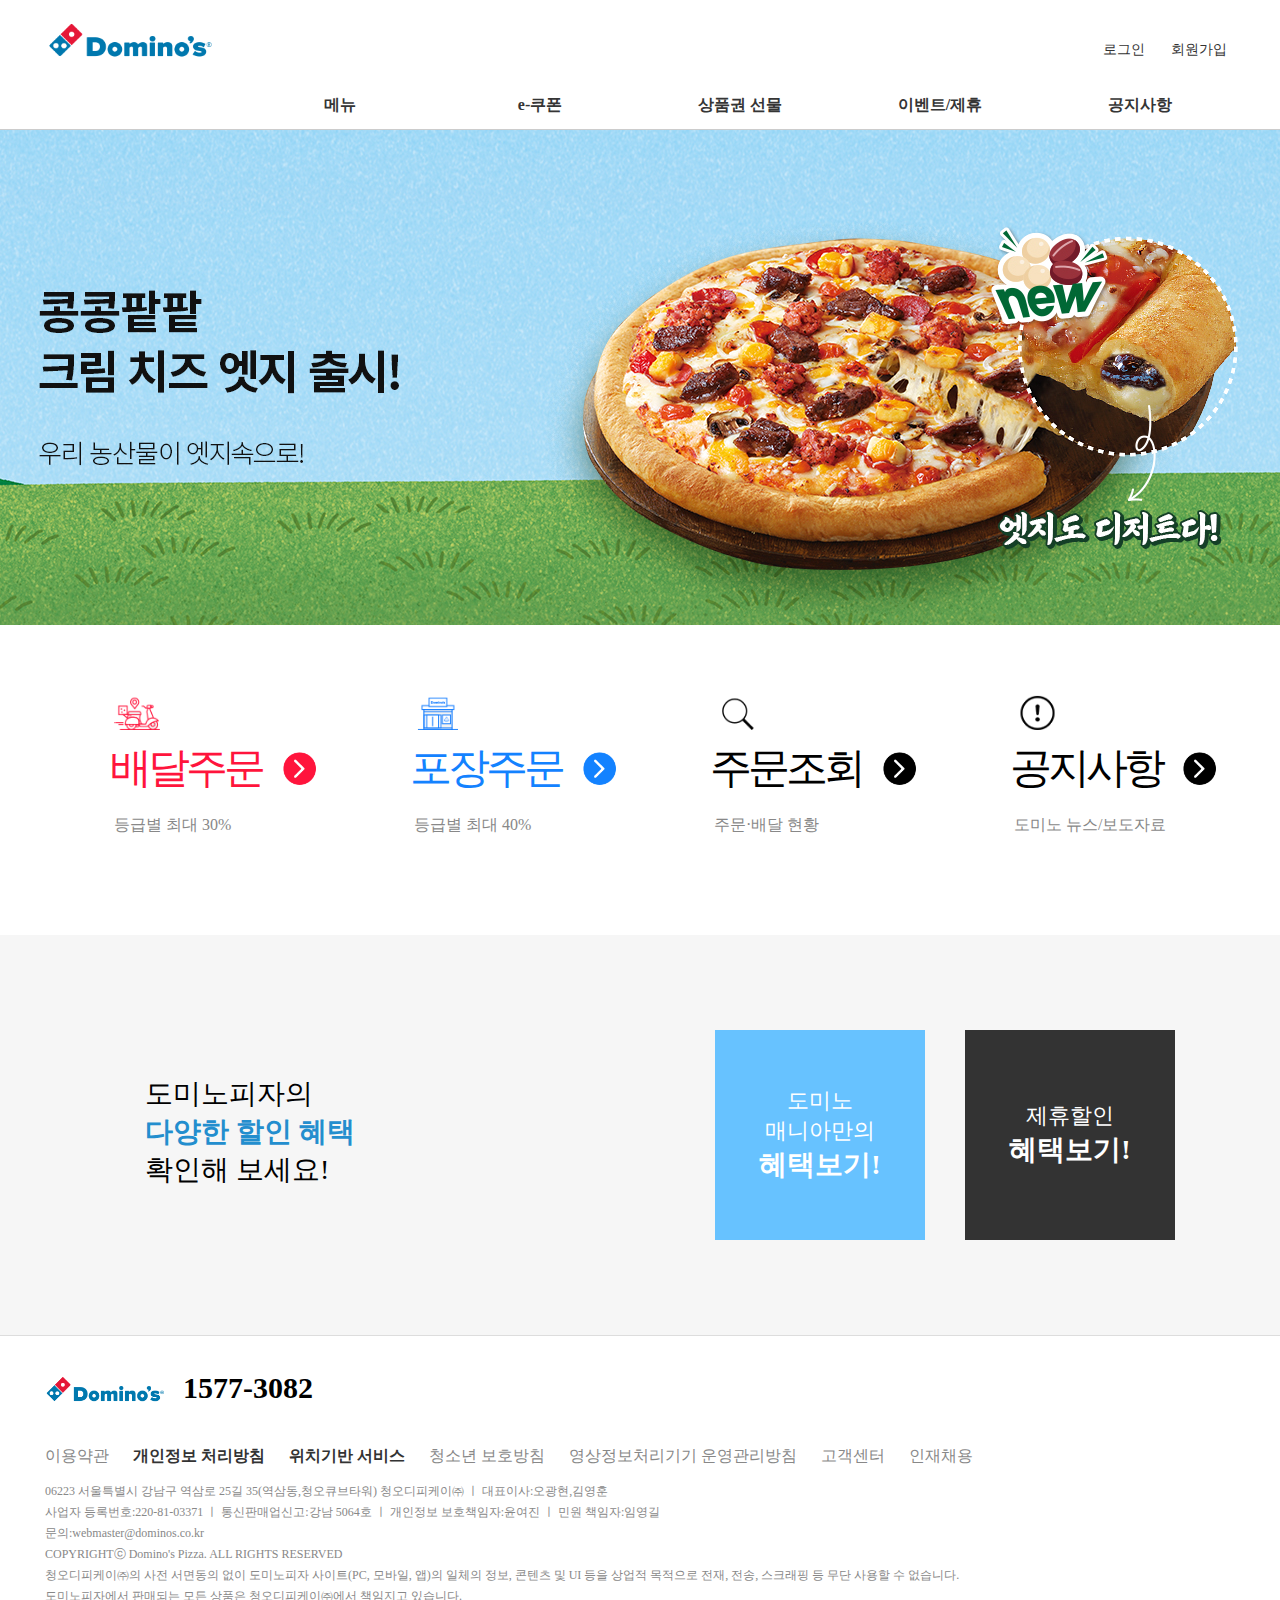
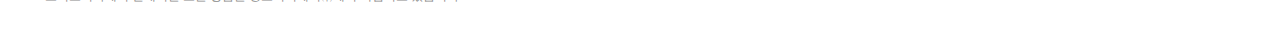
<file: index.html>
<!DOCTYPE html>
<html lang="ko"></html>
<head>
  <meta charset="utf-8">
  <meta name="viewport" content="width=device-width, initial-scale=1.0">
  <title>도미노피자</title>
  <link rel="stylesheet" href="./css/style.css">
  <!-- <link rel="stylesheet" href="./css/product.css" /> -->
  <!-- <link rel="stylesheet" href="./css/admin.css" /> -->
  <script src="https://code.jquery.com/jquery-3.6.0.min.js"></script>
  <script src="javascript/script.js"></script>
  <script src="./javascript/index.js"></script>
  <script src="./javascript/product.js"></script>
  <script src="./javascript/admin.js"></script>
</head>
<body>
  <!--와이어프레임 위 시작-->
  <div id="wrap">
    <header>
      <div class="top">
        <div class="logo">
          <a href="index.html"><img src="images/logo.png" alt="로고"></a>
        </div>
        <div id="menu_bg"></div>   <!--서브메뉴 배경-->
        <nav class="menu">
          <div class="util_nav"> <!-- 로그인, 회원가입 / 관리자 (href=""에 연결시켜주기) -->
            <a href="login.html" title="로그인" id="loginLink">로그인</a> <!-- 로그인 페이지 연결 -->
            <a href="join.html" title="회원가입" id="signupLink">회원가입</a> <!-- 회원가입 페이지 연결 -->
            <a href="admin.html" title="관리자" id="adminLink" style="display: none">관리자</a> <!-- 관리자 페이지 연결 -->
            <a href="#" title="로그아웃" id="logoutLink" style="display: none">로그아웃</a>
            <a href="cart.html" title="장바구니" id="cartLink" style="display: none;">장바구니</a>
            <span id="welcomeMessage" style="display: none;"></span>
          </div>              
          <ul class="navi">
            <li><a href="1.menulist.html">메뉴</a> <!-- 상품페이지랑 연결 -->
              <ul class="submenu">
                <li><a href="1.menulist.html">피자</a></li>
                <li><a href="#">하프앤하프</a></li>
                <li><a href="#">사이드디시</a></li>
                <li><a href="#">인기세트메뉴</a></li>
                <li><a href="#">마이키친</a></li>
                <li><a href="#">음료&기타</a></li>
              </ul>
            </li>
            <li><a href="#">e-쿠폰</a>
              <ul class="submenu">
                <li><a href="#">e-쿠폰 주문</a></li>
                <li><a href="#">e-쿠폰 사용 안내</a></li>
              </ul>
            </li>
            <li><a href="#">상품권 선물</a>
              <ul class="submenu">
                <li><a href="#">모바일상품권(도미노콘)</a></li>
                <li><a href="#">금액상품권</a></li>
                <li><a href="#">지류상품권</a></li>
                <li><a href="#">상품권 사용 안내</a></li>
              </ul>
            </li>
            <li><a href="#">이벤트/제휴</a> 
              <ul class="submenu">
                <li><a href="#">이벤트</a></li>
                <li><a href="#">제휴할인</a></li>
              </ul>
            </li>          
            <li><a href="boardList.html?categoryId=1">공지사항</a> <!-- 공지사항페이지랑 연결 -->
              <ul class="submenu">
                <li><a href="boardList.html?categoryId=1">도미노뉴스</a></li>
                <li><a href="boardList.html?categoryId=2">보도자료</a></li>
              </ul>
            </li>
          </ul>
        </nav>
      </div>
    </header>
    <!--와이어프레임 위 끝-->
  
    <!--와이어프레임 중간 시작-->
    <div class="imgslide">
      <div class="slidelist">
        <ul>
          <li>
            <a href="#">
              <img src="images/img1.jpg" alt="이미지1">
            </a>
          </li>
          <li>
            <a href="#">
              <img src="images/img2.jpg" alt="이미지2">
            </a>
          </li>
          <li>
            <a href="#">
              <img src="images/img3.jpg" alt="이미지3">
            </a>
          </li>
          <li>
            <a href="#">
              <img src="images/img4.jpg" alt="이미지3">
            </a>
          </li>
        </ul>
      </div>
    </div>
  
    <!--bodywrap: shortcut, contents(notice, gallery) 묶어줌-->
    <div class="bodywrap"> 
      <div class="shortcut">
        <a href="1.menulist.html"> <!-- 주문하기 페이지랑 연결 -->
          <img src="images/icon1.png" alt="바로가기1"> 
          <div class="shortcut_text">
            <p>배달주문<img src="images/right_arrow_angleicon1.png" alt="바로가기1"></p>
            <span>등급별 최대 30%</span>
          </div>
        </a>
        <a href="1.menulist.html"> <!-- 주문하기 페이지랑 연결 -->
          <img src="images/icon2.png" alt="바로가기2">
          <div class="shortcut_text">
            <p>포장주문<img src="images/right_arrow_angleicon2.png" alt="바로가기1"></p>
            <span>등급별 최대 40%</span>
          </div>
        </a>
        <a href="delivery_inquiry.html"> <!-- 주문배달현황조회 페이지랑 연결 -->
          <img src="images/search_icon.png" alt="바로가기3">
          <div class="shortcut_text">
            <p>주문조회<img src="images/right_arrow_angleicon3.png" alt="바로가기1"></p>
            <span>주문·배달 현황</span>
          </div>
        </a>
        <a href="boardList.html?categoryId=1"> <!-- 공지사항 페이지랑 연결 -->
          <img src="images/notice_icon.png" alt="바로가기3">
          <div class="shortcut_text">
            <p>공지사항<img src="images/right_arrow_angleicon3.png" alt="바로가기1"></p>
            <span>도미노 뉴스/보도자료</span>
          </div>
        </a>
      </div>
     
      <div class="benefit">
        <div class="benefit_text">
          <p>도미노피자의<br>
            <strong>다양한 할인 혜택</strong><br>
            확인해 보세요!
          </p>
        </div>
        <div class="benefit_contents">
          <div class="benefit_cont">
            <p>도미노<br>매니아만의<br><span>혜택보기!</span></p>
          </div>
          <div class="benefit_cont">
            <p>제휴할인<br><span>혜택보기!</span></p>
          </div>
        </div>
      </div>
    </div>
    <!--bodywrap 끝-->
    <!--와이어프레임 중간 끝-->
  
    <!-- 팝업창 영역 -->
    <div id="benefit_back"></div>
    <div id="benefit_popupwrap"> <!-- 혜택보기 누를 때 뜨는 팝업창 -->
      <div class="membership_popup"> <!-- 도미노 매니아만의 혜택보기 -->
        <img src="images/membership.jpg" alt="멤버쉽혜택안내">
      </div>
      <div class="discount_popup"> <!-- 제휴할인 혜택보기 -->
        <img src="images/discount.jpg" alt="제휴할인혜택안내">
      </div>
      <button type="button">닫기</button>
    </div> <!-- 팝업창 영역 끝 -->
  
    <!--와이어프레임 하단 시작-->
    <footer>
      <div class="bottom"> <!--bottom: 하단메뉴 + Copyright-->
        <div class="btm_logo">
          <img src="images/logo.png" alt="로고">
          <p>1577-3082</p>
        </div>
        <div class="btmenu">
          <ul>
            <li><a href="#">이용약관</a></li> 
            <li><a href="#"><b>개인정보 처리방침</b></a></li> 
            <li><a href="#"><b>위치기반 서비스</b></a></li> 
            <li><a href="#">청소년 보호방침</a></li> 
            <li><a href="#">영상정보처리기기 운영관리방침</a></li> 
            <li><a href="#">고객센터</a></li> 
            <li><a href="#">인재채용</a></li>
          </ul>
        </div>
        <div class="copy">
          <p>06223 서울특별시 강남구 역삼로 25길 35(역삼동,청오큐브타워) 청오디피케이㈜ ㅣ 대표이사:오광현,김영훈</p>
          <p>사업자 등록번호:220-81-03371 ㅣ 통신판매업신고:강남 5064호 ㅣ 개인정보 보호책임자:윤여진 ㅣ 민원 책임자:임영길</p>
          <p>문의:webmaster@dominos.co.kr</p>
          <p>COPYRIGHTⓒ Domino's Pizza. ALL RIGHTS RESERVED</p>
          <p>청오디피케이㈜의 사전 서면동의 없이 도미노피자 사이트(PC, 모바일, 앱)의 일체의 정보, 콘텐츠 및 UI 등을 상업적 목적으로 전재, 전송, 스크래핑 등 무단 사용할 수 없습니다.<br>
            도미노피자에서 판매되는 모든 상품은 청오디피케이㈜에서 책임지고 있습니다.</p>
        </div>
      </div>
    </footer>
  </div>
  <!--와이어프레임 하단 끝-->
</body>
</html>
</file>
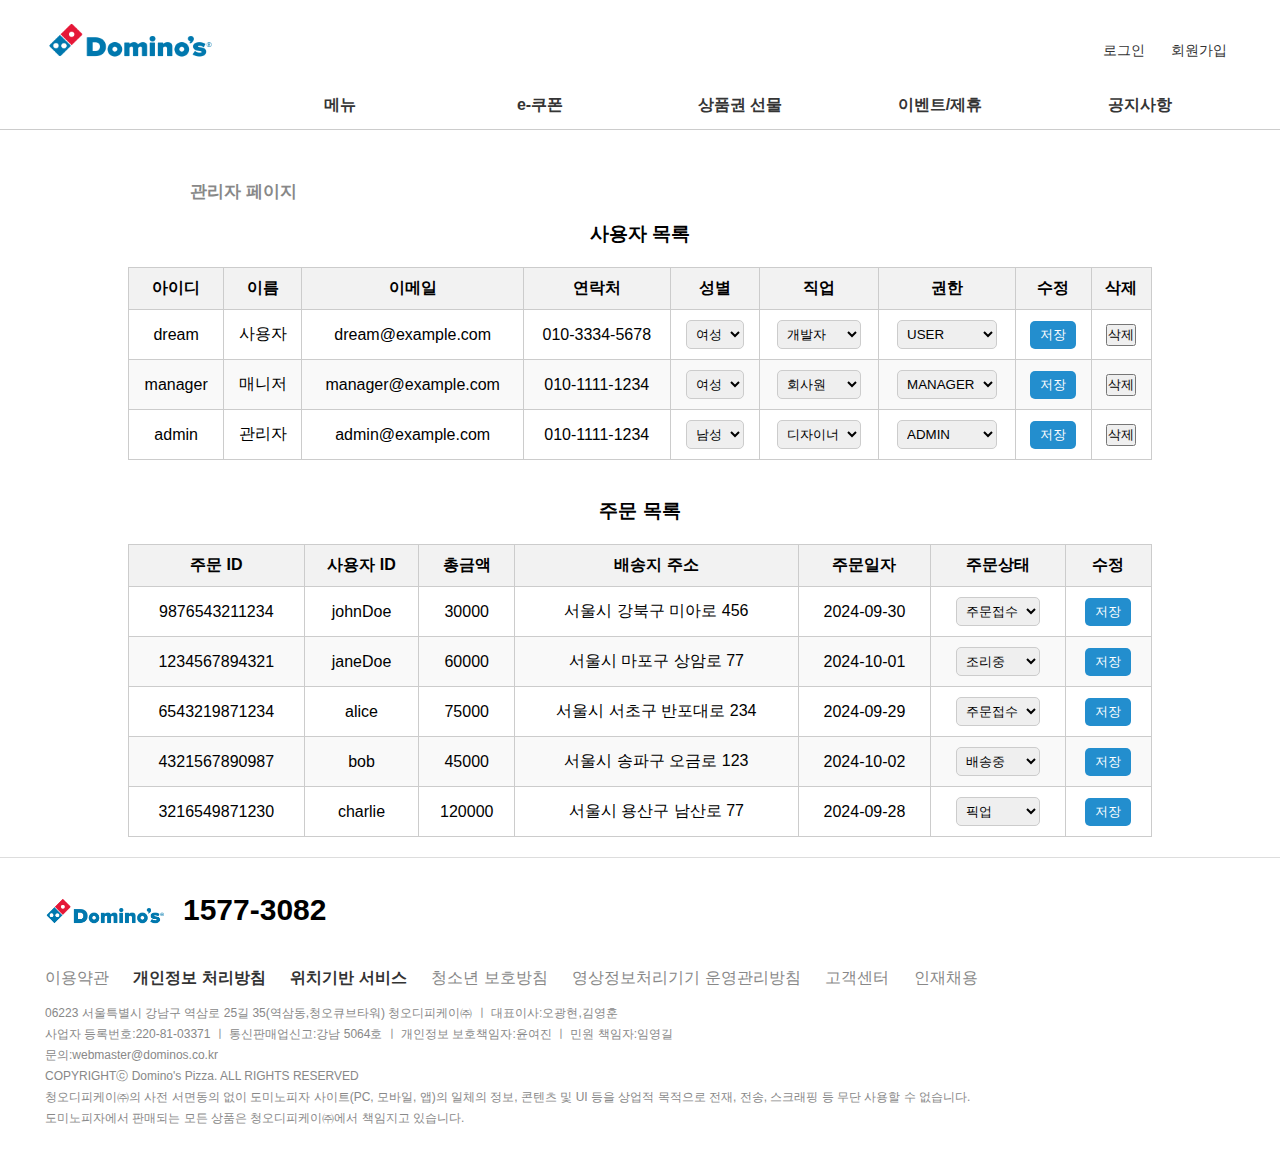
<file: admin.html>
<!DOCTYPE html>
<html lang="ko">
<head>
    <meta charset="UTF-8">
    <meta name="viewport" content="width=device-width, initial-scale=1.0">
    <title>관리자 페이지</title>
    <link rel="stylesheet" href="./css/admin.css" />
    <link rel="stylesheet" href="./css/style.css">
    <script src="https://code.jquery.com/jquery-3.6.0.min.js"></script>
    <script src="./javascript/jquery-1.12.3.js" defer type="text/javascript"></script>
    <script src="./javascript/script.js" defer type="text/javascript"></script>
    <script src="./javascript/admin.js" defer type="text/javascript"></script>
</head>
<body>
    <header>
        <div class="top">
          <div class="logo">
            <a href="index.html"><img src="images/logo.png" alt="로고"></a>
          </div>
          <div id="menu_bg"></div>   <!--서브메뉴 배경-->
          <nav class="menu">
            <div class="util_nav"> <!-- 로그인, 회원가입 / 관리자 (href=""에 연결시켜주기) -->
              <a href="login.html" title="로그인" id="loginLink">로그인</a> <!-- 로그인 페이지 연결 -->
              <a href="join.html" title="회원가입" id="signupLink">회원가입</a> <!-- 회원가입 페이지 연결 -->
              <a href="admin.html" title="관리자" id="adminLink" style="display: none">관리자</a> <!-- 관리자 페이지 연결 -->
              <a href="#" title="로그아웃" id="logoutLink" style="display: none">로그아웃</a>
              <a href="cart.html" title="장바구니" id="cartLink" style="display: none;">장바구니</a>
              <span id="welcomeMessage" style="display: none;"></span>
            </div>           
            <ul class="navi">
              <li><a href="1.menulist.html">메뉴</a> <!-- 상품페이지랑 연결 -->
                <ul class="submenu">
                  <li><a href="1.menulist.html">피자</a></li>
                  <li><a href="#">하프앤하프</a></li>
                  <li><a href="#">사이드디시</a></li>
                  <li><a href="#">인기세트메뉴</a></li>
                  <li><a href="#">마이키친</a></li>
                  <li><a href="#">음료&기타</a></li>
                </ul>
              </li>
              <li><a href="#">e-쿠폰</a>
                <ul class="submenu">
                  <li><a href="#">e-쿠폰 주문</a></li>
                  <li><a href="#">e-쿠폰 사용 안내</a></li>
                </ul>
              </li>
              <li><a href="#">상품권 선물</a>
                <ul class="submenu">
                  <li><a href="#">모바일상품권(도미노콘)</a></li>
                  <li><a href="#">금액상품권</a></li>
                  <li><a href="#">지류상품권</a></li>
                  <li><a href="#">상품권 사용 안내</a></li>
                </ul>
              </li>
              <li><a href="#">이벤트/제휴</a> 
                <ul class="submenu">
                  <li><a href="#">이벤트</a></li>
                  <li><a href="#">제휴할인</a></li>
                </ul>
              </li>          
              <li><a href="boardList.html?categoryId=1">공지사항</a> <!-- 공지사항페이지랑 연결 -->
                <ul class="submenu">
                  <li><a href="boardList.html?categoryId=1">도미노뉴스</a></li>
                  <li><a href="boardList.html?categoryId=2">보도자료</a></li>
                </ul>
              </li>
            </ul>
          </nav>
        </div>
      </header>
        <main>
            <main class="content">
      <p class="admin-title">관리자 페이지</p>
      <br>

                <h3>사용자 목록</h3>
                <table id="userTable">
                    <thead>
                        <tr>
                            <th>아이디</th>
                            <th>이름</th>
                            <th>이메일</th>
                            <th>연락처</th>
                            <th>성별</th>
                            <th>직업</th>
                            <th>권한</th>
                            <th>수정</th>
                            <th>삭제</th>
                        </tr>
                    </thead>
                    <tbody>
                        <!-- 사용자 목록이 여기에 동적으로 추가됩니다. -->
                    </tbody>
                </table>
<br>
                <h3>주문 목록</h3>
                <table id="orderTable" class="styled-table">
                    <thead>
                        <tr>
                            <th>주문 ID</th>
                            <th>사용자 ID</th>
                            <th>총금액</th>
                            <th>배송지 주소</th>
                            <th>주문일자</th>
                            <th>주문상태</th>
                            <th>수정</th>
                        </tr>
                    </thead>
                    <tbody>
                        <!-- 주문 목록이 여기에 동적으로 추가됩니다. -->
                    </tbody>
                </table>    
          
            </main>
        </main>
<!-- footer -->
<footer>
    <div class="bottom"> <!--bottom: 하단메뉴 + Copyright-->
      <div class="btm_logo">
        <img src="images/logo.png" alt="로고">
        <p>1577-3082</p>
      </div>
      <div class="btmenu">
        <ul>
          <li><a href="#">이용약관</a></li> 
          <li><a href="#"><b>개인정보 처리방침</b></a></li> 
          <li><a href="#"><b>위치기반 서비스</b></a></li> 
          <li><a href="#">청소년 보호방침</a></li> 
          <li><a href="#">영상정보처리기기 운영관리방침</a></li> 
          <li><a href="#">고객센터</a></li> 
          <li><a href="#">인재채용</a></li>
        </ul>
      </div>
      <div class="copy">
        <p>06223 서울특별시 강남구 역삼로 25길 35(역삼동,청오큐브타워) 청오디피케이㈜ ㅣ 대표이사:오광현,김영훈</p>
        <p>사업자 등록번호:220-81-03371 ㅣ 통신판매업신고:강남 5064호 ㅣ 개인정보 보호책임자:윤여진 ㅣ 민원 책임자:임영길</p>
        <p>문의:webmaster@dominos.co.kr</p>
        <p>COPYRIGHTⓒ Domino's Pizza. ALL RIGHTS RESERVED</p>
        <p>청오디피케이㈜의 사전 서면동의 없이 도미노피자 사이트(PC, 모바일, 앱)의 일체의 정보, 콘텐츠 및 UI 등을 상업적 목적으로 전재, 전송, 스크래핑 등 무단 사용할 수 없습니다.<br>
          도미노피자에서 판매되는 모든 상품은 청오디피케이㈜에서 책임지고 있습니다.</p>
      </div>
    </div>
  </footer>
</body>
</html>
</file>
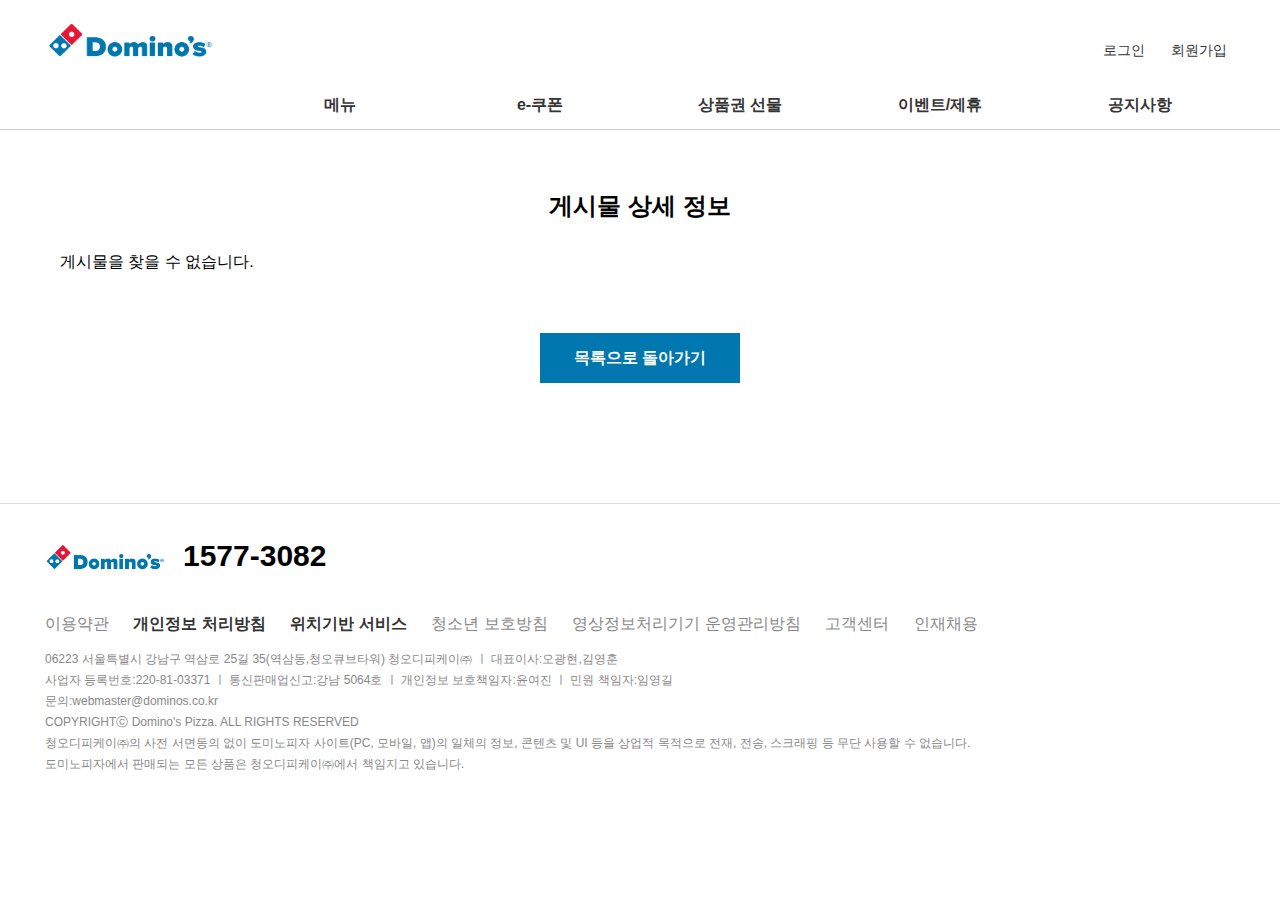
<file: boardDetail.html>
<!DOCTYPE html>
<html lang="ko">
<head>
    <meta charset="UTF-8">
    <meta name="viewport" content="width=device-width, initial-scale=1.0">
    <title>게시물 상세 정보</title>
    <link rel="stylesheet" href="./css/product.css" />
    <link rel="stylesheet" href="./css/board.css" />
    <link rel="stylesheet" href="./css/style.css">
    <script src="https://ajax.googleapis.com/ajax/libs/jquery/3.5.1/jquery.min.js"></script>
    <script src="./javascript/boardDetail.js"></script>
    <script src="./javascript/admin.js"></script>
</head>
<body>
    <div id="container">
        <header>
            <div class="top">
              <div class="logo">
                <a href="index.html"><img src="images/logo.png" alt="로고"></a>
              </div>
              <div id="menu_bg"></div>   <!--서브메뉴 배경-->
              <nav class="menu">
                <div class="util_nav"> <!-- 로그인, 회원가입 / 관리자 (href=""에 연결시켜주기) -->
                  <a href="login.html" title="로그인" id="loginLink">로그인</a> <!-- 로그인 페이지 연결 -->
                  <a href="join.html" title="회원가입" id="signupLink">회원가입</a> <!-- 회원가입 페이지 연결 -->
                  <a href="admin.html" title="관리자" id="adminLink" style="display: none">관리자</a> <!-- 관리자 페이지 연결 -->
                  <a href="#" title="로그아웃" id="logoutLink" style="display: none">로그아웃</a>
                  <a href="cart.html" title="장바구니" id="cartLink" style="display: none;">장바구니</a>
                  <span id="welcomeMessage" style="display: none;"></span>
                </div>            
                <ul class="navi">
                  <li><a href="1.menulist.html">메뉴</a> <!-- 상품페이지랑 연결 -->
                    <ul class="submenu">
                      <li><a href="1.menulist.html">피자</a></li>
                      <li><a href="#">하프앤하프</a></li>
                      <li><a href="#">사이드디시</a></li>
                      <li><a href="#">인기세트메뉴</a></li>
                      <li><a href="#">마이키친</a></li>
                      <li><a href="#">음료&기타</a></li>
                    </ul>
                  </li>
                  <li><a href="#">e-쿠폰</a>
                    <ul class="submenu">
                      <li><a href="#">e-쿠폰 주문</a></li>
                      <li><a href="#">e-쿠폰 사용 안내</a></li>
                    </ul>
                  </li>
                  <li><a href="#">상품권 선물</a>
                    <ul class="submenu">
                      <li><a href="#">모바일상품권(도미노콘)</a></li>
                      <li><a href="#">금액상품권</a></li>
                      <li><a href="#">지류상품권</a></li>
                      <li><a href="#">상품권 사용 안내</a></li>
                    </ul>
                  </li>
                  <li><a href="#">이벤트/제휴</a> 
                    <ul class="submenu">
                      <li><a href="#">이벤트</a></li>
                      <li><a href="#">제휴할인</a></li>
                    </ul>
                  </li>          
                  <li><a href="boardList.html?categoryId=1">공지사항</a> <!-- 공지사항페이지랑 연결 -->
                    <ul class="submenu">
                      <li><a href="boardList.html?categoryId=1">도미노뉴스</a></li>
                      <li><a href="boardList.html?categoryId=2">보도자료</a></li>
                    </ul>
                  </li>
                </ul>
              </nav>
            </div>
        </header>

        <!-- 게시물 -->
        <main>
            <div class="content">
                <h2 id="board-title">게시물 상세 정보</h2>
                <div id="board-detail">
                    <!-- 게시물 내용이 여기에 동적으로 추가됩니다 -->
                </div>
                <a href="boardList.html?categoryId=1" class="btn">목록으로 돌아가기</a>
            </div>
        </main>

        <footer>
            <div class="bottom"> <!--bottom: 하단메뉴 + Copyright-->
              <div class="btm_logo">
                <img src="images/logo.png" alt="로고">
                <p>1577-3082</p>
              </div>
              <div class="btmenu">
                <ul>
                  <li><a href="#">이용약관</a></li> 
                  <li><a href="#"><b>개인정보 처리방침</b></a></li> 
                  <li><a href="#"><b>위치기반 서비스</b></a></li> 
                  <li><a href="#">청소년 보호방침</a></li> 
                  <li><a href="#">영상정보처리기기 운영관리방침</a></li> 
                  <li><a href="#">고객센터</a></li> 
                  <li><a href="#">인재채용</a></li>
                </ul>
              </div>
              <div class="copy">
                <p>06223 서울특별시 강남구 역삼로 25길 35(역삼동,청오큐브타워) 청오디피케이㈜ ㅣ 대표이사:오광현,김영훈</p>
                <p>사업자 등록번호:220-81-03371 ㅣ 통신판매업신고:강남 5064호 ㅣ 개인정보 보호책임자:윤여진 ㅣ 민원 책임자:임영길</p>
                <p>문의:webmaster@dominos.co.kr</p>
                <p>COPYRIGHTⓒ Domino's Pizza. ALL RIGHTS RESERVED</p>
                <p>청오디피케이㈜의 사전 서면동의 없이 도미노피자 사이트(PC, 모바일, 앱)의 일체의 정보, 콘텐츠 및 UI 등을 상업적 목적으로 전재, 전송, 스크래핑 등 무단 사용할 수 없습니다.<br>
                  도미노피자에서 판매되는 모든 상품은 청오디피케이㈜에서 책임지고 있습니다.</p>
              </div>
            </div>
        </footer>
    </div>
</body>
</html>
</file>
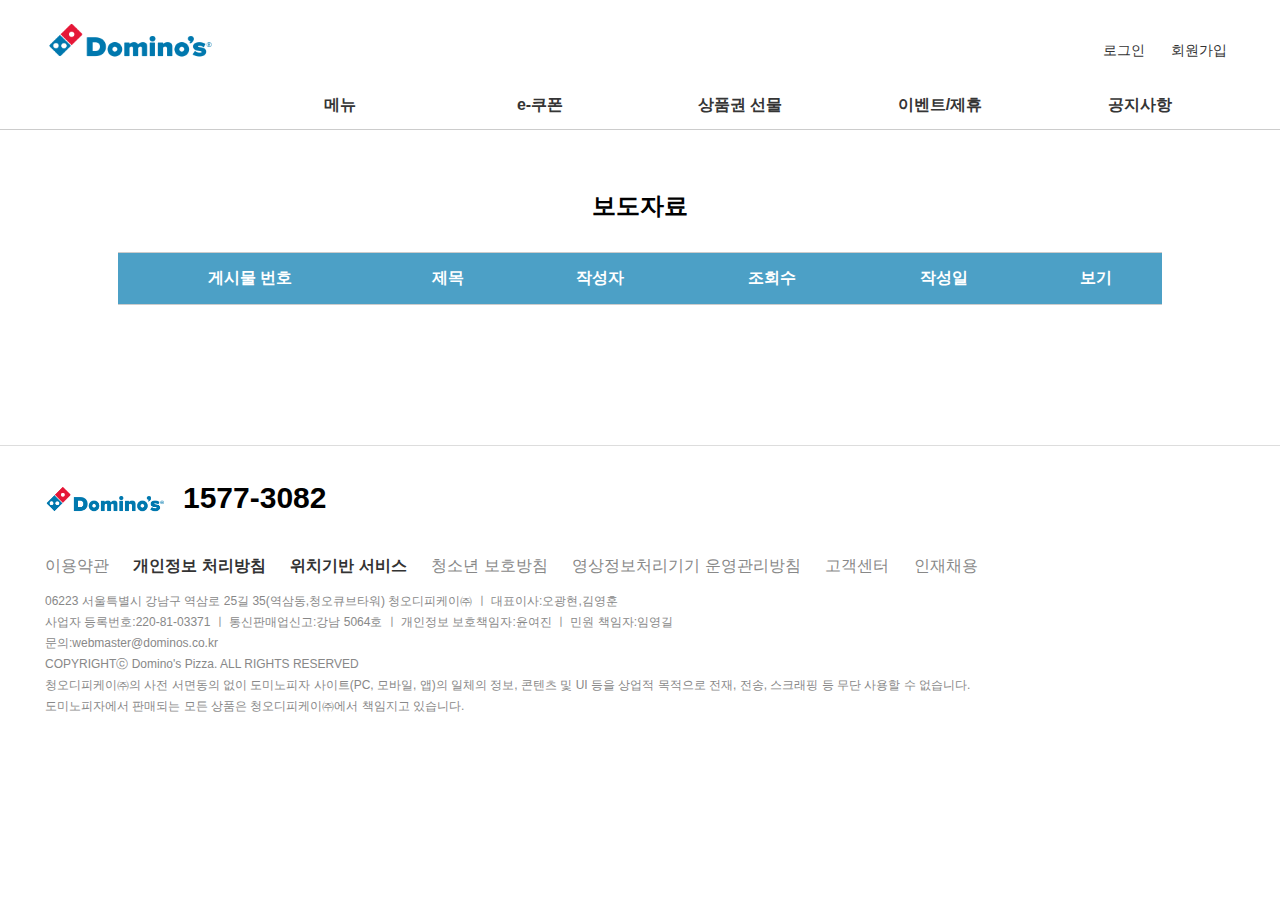
<file: boardList.html>
<!DOCTYPE html>
<html lang="ko">
<head>
    <meta charset="UTF-8">
    <meta name="viewport" content="width=device-width, initial-scale=1.0">
    <title>게시판 목록</title>
    <link rel="stylesheet" href="./css/product.css">
    <link rel="stylesheet" href="./css/board.css">
    <link rel="stylesheet" href="./css/style.css">
    <script src="https://ajax.googleapis.com/ajax/libs/jquery/3.5.1/jquery.min.js"></script>
    <script src="./javascript/boardList.js"></script>
    <script src="./javascript/admin.js"></script>
</head>
<body>
    <div id="container">
        <header>
            <div class="top">
              <div class="logo">
                <a href="index.html"><img src="images/logo.png" alt="로고"></a>
              </div>
              <div id="menu_bg"></div>   <!--서브메뉴 배경-->
              <nav class="menu">
                <div class="util_nav"> <!-- 로그인, 회원가입 / 관리자 (href=""에 연결시켜주기) -->
                  <a href="login.html" title="로그인" id="loginLink">로그인</a> <!-- 로그인 페이지 연결 -->
                  <a href="join.html" title="회원가입" id="signupLink">회원가입</a> <!-- 회원가입 페이지 연결 -->
                  <a href="admin.html" title="관리자" id="adminLink" style="display: none">관리자</a> <!-- 관리자 페이지 연결 -->
                  <a href="#" title="로그아웃" id="logoutLink" style="display: none">로그아웃</a>
                  <a href="cart.html" title="장바구니" id="cartLink" style="display: none;">장바구니</a>
                  <span id="welcomeMessage" style="display: none;"></span>
                </div> 
                <ul class="navi">
                  <li><a href="1.menulist.html">메뉴</a> <!-- 상품페이지랑 연결 -->
                    <ul class="submenu">
                      <li><a href="1.menulist.html">피자</a></li>
                      <li><a href="#">하프앤하프</a></li>
                      <li><a href="#">사이드디시</a></li>
                      <li><a href="#">인기세트메뉴</a></li>
                      <li><a href="#">마이키친</a></li>
                      <li><a href="#">음료&기타</a></li>
                    </ul>
                  </li>
                  <li><a href="#">e-쿠폰</a>
                    <ul class="submenu">
                      <li><a href="#">e-쿠폰 주문</a></li>
                      <li><a href="#">e-쿠폰 사용 안내</a></li>
                    </ul>
                  </li>
                  <li><a href="#">상품권 선물</a>
                    <ul class="submenu">
                      <li><a href="#">모바일상품권(도미노콘)</a></li>
                      <li><a href="#">금액상품권</a></li>
                      <li><a href="#">지류상품권</a></li>
                      <li><a href="#">상품권 사용 안내</a></li>
                    </ul>
                  </li>
                  <li><a href="#">이벤트/제휴</a> 
                    <ul class="submenu">
                      <li><a href="#">이벤트</a></li>
                      <li><a href="#">제휴할인</a></li>
                    </ul>
                  </li>          
                  <li><a href="boardList.html?categoryId=1">공지사항</a> <!-- 공지사항페이지랑 연결 -->
                    <ul class="submenu">
                      <li><a href="boardList.html?categoryId=1">도미노뉴스</a></li>
                      <li><a href="boardList.html?categoryId=2">보도자료</a></li>
                    </ul>
                  </li>
                </ul>
              </nav>
            </div>
        </header>

        <!-- 게시판 -->
        <main>
            <div class="content">
                <h2 id="board-title">게시판 목록</h2>
                <table id="boardTable" class="styled-table">
                    <thead>
                        <tr>
                            <th>게시물 번호</th>
                            <th>제목</th>
                            <th>작성자</th>
                            <th>조회수</th>
                            <th>작성일</th>
                            <th>보기</th>
                        </tr>
                    </thead>
                    <tbody>
                        <!-- 게시물이 여기에 동적으로 추가됩니다 -->
                    </tbody>
                </table>
            </div>
        </main>
        <!-- footer -->
        <footer>
            <div class="bottom"> <!--bottom: 하단메뉴 + Copyright-->
              <div class="btm_logo">
                <img src="images/logo.png" alt="로고">
                <p>1577-3082</p>
              </div>
              <div class="btmenu">
                <ul>
                  <li><a href="#">이용약관</a></li> 
                  <li><a href="#"><b>개인정보 처리방침</b></a></li> 
                  <li><a href="#"><b>위치기반 서비스</b></a></li> 
                  <li><a href="#">청소년 보호방침</a></li> 
                  <li><a href="#">영상정보처리기기 운영관리방침</a></li> 
                  <li><a href="#">고객센터</a></li> 
                  <li><a href="#">인재채용</a></li>
                </ul>
              </div>
              <div class="copy">
                <p>06223 서울특별시 강남구 역삼로 25길 35(역삼동,청오큐브타워) 청오디피케이㈜ ㅣ 대표이사:오광현,김영훈</p>
                <p>사업자 등록번호:220-81-03371 ㅣ 통신판매업신고:강남 5064호 ㅣ 개인정보 보호책임자:윤여진 ㅣ 민원 책임자:임영길</p>
                <p>문의:webmaster@dominos.co.kr</p>
                <p>COPYRIGHTⓒ Domino's Pizza. ALL RIGHTS RESERVED</p>
                <p>청오디피케이㈜의 사전 서면동의 없이 도미노피자 사이트(PC, 모바일, 앱)의 일체의 정보, 콘텐츠 및 UI 등을 상업적 목적으로 전재, 전송, 스크래핑 등 무단 사용할 수 없습니다.<br>
                  도미노피자에서 판매되는 모든 상품은 청오디피케이㈜에서 책임지고 있습니다.</p>
              </div>
            </div>
        </footer>
    </div>
</body>
</html>
</file>
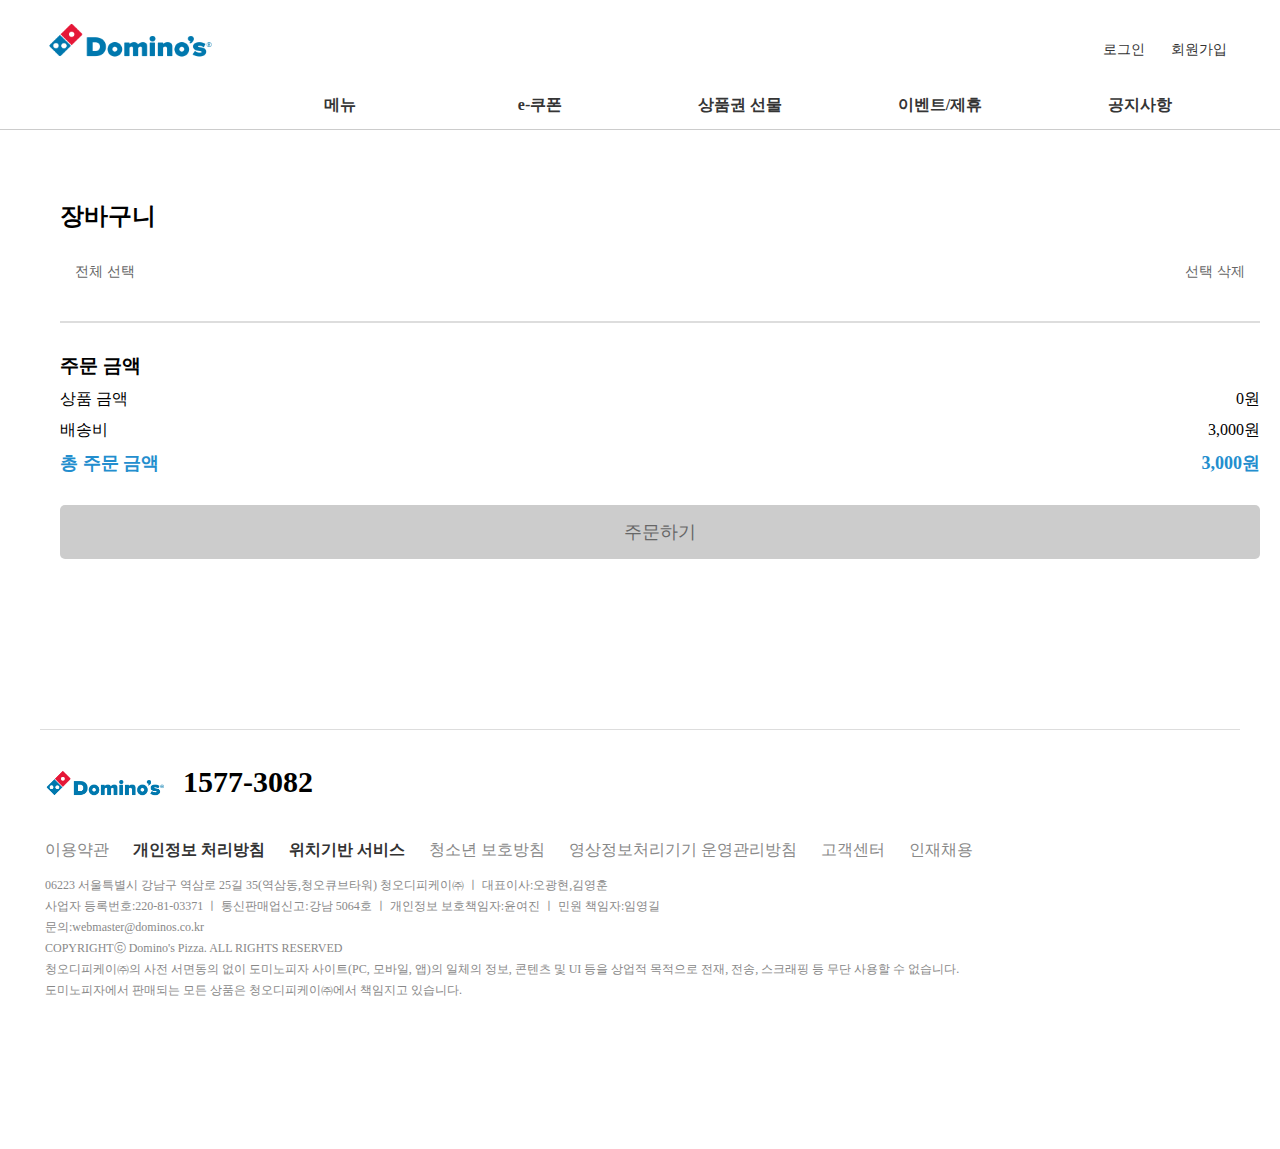
<file: cart.html>
<!DOCTYPE html>
<html lang="ko">
<head>
    <meta charset="UTF-8">
    <meta name="viewport" content="width=device-width, initial-scale=1.0">
    <title>장바구니</title>
    <link rel="stylesheet" href="./css/cart.css">
    <link rel="stylesheet" href="./css/style.css">
    <script src="https://code.jquery.com/jquery-3.6.0.min.js"></script>
    <script src="./javascript/jquery-1.12.3.js" defer type="text/javascript"></script>
    <script src="./javascript/script.js" defer type="text/javascript"></script>
    <script src="./javascript/cart.js" defer type="text/javascript"></script>
    <script src="./javascript/admin.js"></script>
</head>
<body>
<!-- navigation bar -->
<header>
  <div class="top">
    <div class="logo">
      <a href="index.html"><img src="images/logo.png" alt="로고"></a>
    </div>
    <div id="menu_bg"></div>   <!--서브메뉴 배경-->
    <nav class="menu">
      <div class="util_nav"> <!-- 로그인, 회원가입 / 관리자 (href=""에 연결시켜주기) -->
        <a href="login.html" title="로그인" id="loginLink">로그인</a> <!-- 로그인 페이지 연결 -->
        <a href="join.html" title="회원가입" id="signupLink">회원가입</a> <!-- 회원가입 페이지 연결 -->
        <a href="admin.html" title="관리자" id="adminLink" style="display: none">관리자</a> <!-- 관리자 페이지 연결 -->
        <a href="#" title="로그아웃" id="logoutLink" style="display: none">로그아웃</a>
        <a href="cart.html" title="장바구니" id="cartLink" style="display: none;">장바구니</a>
        <span id="welcomeMessage" style="display: none;"></span>
      </div>           
      <ul class="navi">
        <li><a href="1.menulist.html">메뉴</a> <!-- 상품페이지랑 연결 -->
          <ul class="submenu">
            <li><a href="1.menulist.html">피자</a></li>
            <li><a href="#">하프앤하프</a></li>
            <li><a href="#">사이드디시</a></li>
            <li><a href="#">인기세트메뉴</a></li>
            <li><a href="#">마이키친</a></li>
            <li><a href="#">음료&기타</a></li>
          </ul>
        </li>
        <li><a href="#">e-쿠폰</a>
          <ul class="submenu">
            <li><a href="#">e-쿠폰 주문</a></li>
            <li><a href="#">e-쿠폰 사용 안내</a></li>
          </ul>
        </li>
        <li><a href="#">상품권 선물</a>
          <ul class="submenu">
            <li><a href="#">모바일상품권(도미노콘)</a></li>
            <li><a href="#">금액상품권</a></li>
            <li><a href="#">지류상품권</a></li>
            <li><a href="#">상품권 사용 안내</a></li>
          </ul>
        </li>
        <li><a href="#">이벤트/제휴</a> 
          <ul class="submenu">
            <li><a href="#">이벤트</a></li>
            <li><a href="#">제휴할인</a></li>
          </ul>
        </li>          
        <li><a href="boardList.html?categoryId=1">공지사항</a> <!-- 공지사항페이지랑 연결 -->
          <ul class="submenu">
            <li><a href="boardList.html?categoryId=1">도미노뉴스</a></li>
            <li><a href="boardList.html?categoryId=2">보도자료</a></li>
          </ul>
        </li>
      </ul>
    </nav>
  </div>
</header>
<!-- cart -->
  <main>
    <main class="content">
      <p class="cart-title">장바구니</p>
      <div class="cart-header">   
        <button id="select-all-btn">전체 선택</button>
        <button id="select-delete-btn">선택 삭제</button>
      </div>
    <!-- 장바구니 아이템 -->
    <div id="cart-items">
        <!-- 여기에 장바구니 아이템이 동적으로 추가됩니다 -->
    </div>
    <!-- 주문 요약 -->
    <div id="order-summary">
        <h3>주문 금액</h3>
        <div class="summary-item">
            <span>상품 금액</span>
            <span id="subTotal">0원</span>
        </div>
        <div class="summary-item">
            <span>배송비</span>
            <span id="shipping-fee">0원</span>
        </div>
        <div class="summary-total">
            <span>총 주문 금액</span>
            <span id="totalPrice">0원</span>
        </div>
    </div>

    <!-- 모달 팝업 -->
    <div id="editModal" class="modal">
        <div class="modal-content">
            <span class="close">&times;</span>
            <form id="editForm">
                <div class="form-group">
                    <label for="editCategory">도우</label>
                    <select id="editCategory" name="category">
                        <option value="original-super">오리지널 슈퍼시드 화이버</option>
                        <option value="napoli-super">나폴리 슈퍼시드 화이버</option>
                        <option value="original">오리지널</option>
                        <option value="thin">씬</option>
                    </select>
                </div>
                <div class="form-group">
                    <label for="editSize">사이즈:</label>
                    <select id="editSize" name="size">
                        <option value="medium">M</option>
                        <option value="large">L</option>
                    </select>
                </div>
                <div class="form-group">
                    <label for="editQuantity">수량</label>
                    <input type="number" id="editQuantity" name="quantity" min="1">
                </div>
                <button type="submit" class="btn">저장</button>
            </form>
        </div>
    </div>
    
    <div class="order-button">
        <button id="order-button" disabled>주문하기</button>
    </div>
  </div>
  </main>
<!-- footer -->
<footer>
        <div class="bottom"> <!--bottom: 하단메뉴 + Copyright-->
          <div class="btm_logo">
            <img src="images/logo.png" alt="로고">
            <p>1577-3082</p>
          </div>
          <div class="btmenu">
            <ul>
              <li><a href="#">이용약관</a></li> 
              <li><a href="#"><b>개인정보 처리방침</b></a></li> 
              <li><a href="#"><b>위치기반 서비스</b></a></li> 
              <li><a href="#">청소년 보호방침</a></li> 
              <li><a href="#">영상정보처리기기 운영관리방침</a></li> 
              <li><a href="#">고객센터</a></li> 
              <li><a href="#">인재채용</a></li>
            </ul>
          </div>
          <div class="copy">
            <p>06223 서울특별시 강남구 역삼로 25길 35(역삼동,청오큐브타워) 청오디피케이㈜ ㅣ 대표이사:오광현,김영훈</p>
            <p>사업자 등록번호:220-81-03371 ㅣ 통신판매업신고:강남 5064호 ㅣ 개인정보 보호책임자:윤여진 ㅣ 민원 책임자:임영길</p>
            <p>문의:webmaster@dominos.co.kr</p>
            <p>COPYRIGHTⓒ Domino's Pizza. ALL RIGHTS RESERVED</p>
            <p>청오디피케이㈜의 사전 서면동의 없이 도미노피자 사이트(PC, 모바일, 앱)의 일체의 정보, 콘텐츠 및 UI 등을 상업적 목적으로 전재, 전송, 스크래핑 등 무단 사용할 수 없습니다.<br>
              도미노피자에서 판매되는 모든 상품은 청오디피케이㈜에서 책임지고 있습니다.</p>
          </div>
        </div>
      </footer>
</body>
</html>
</file>
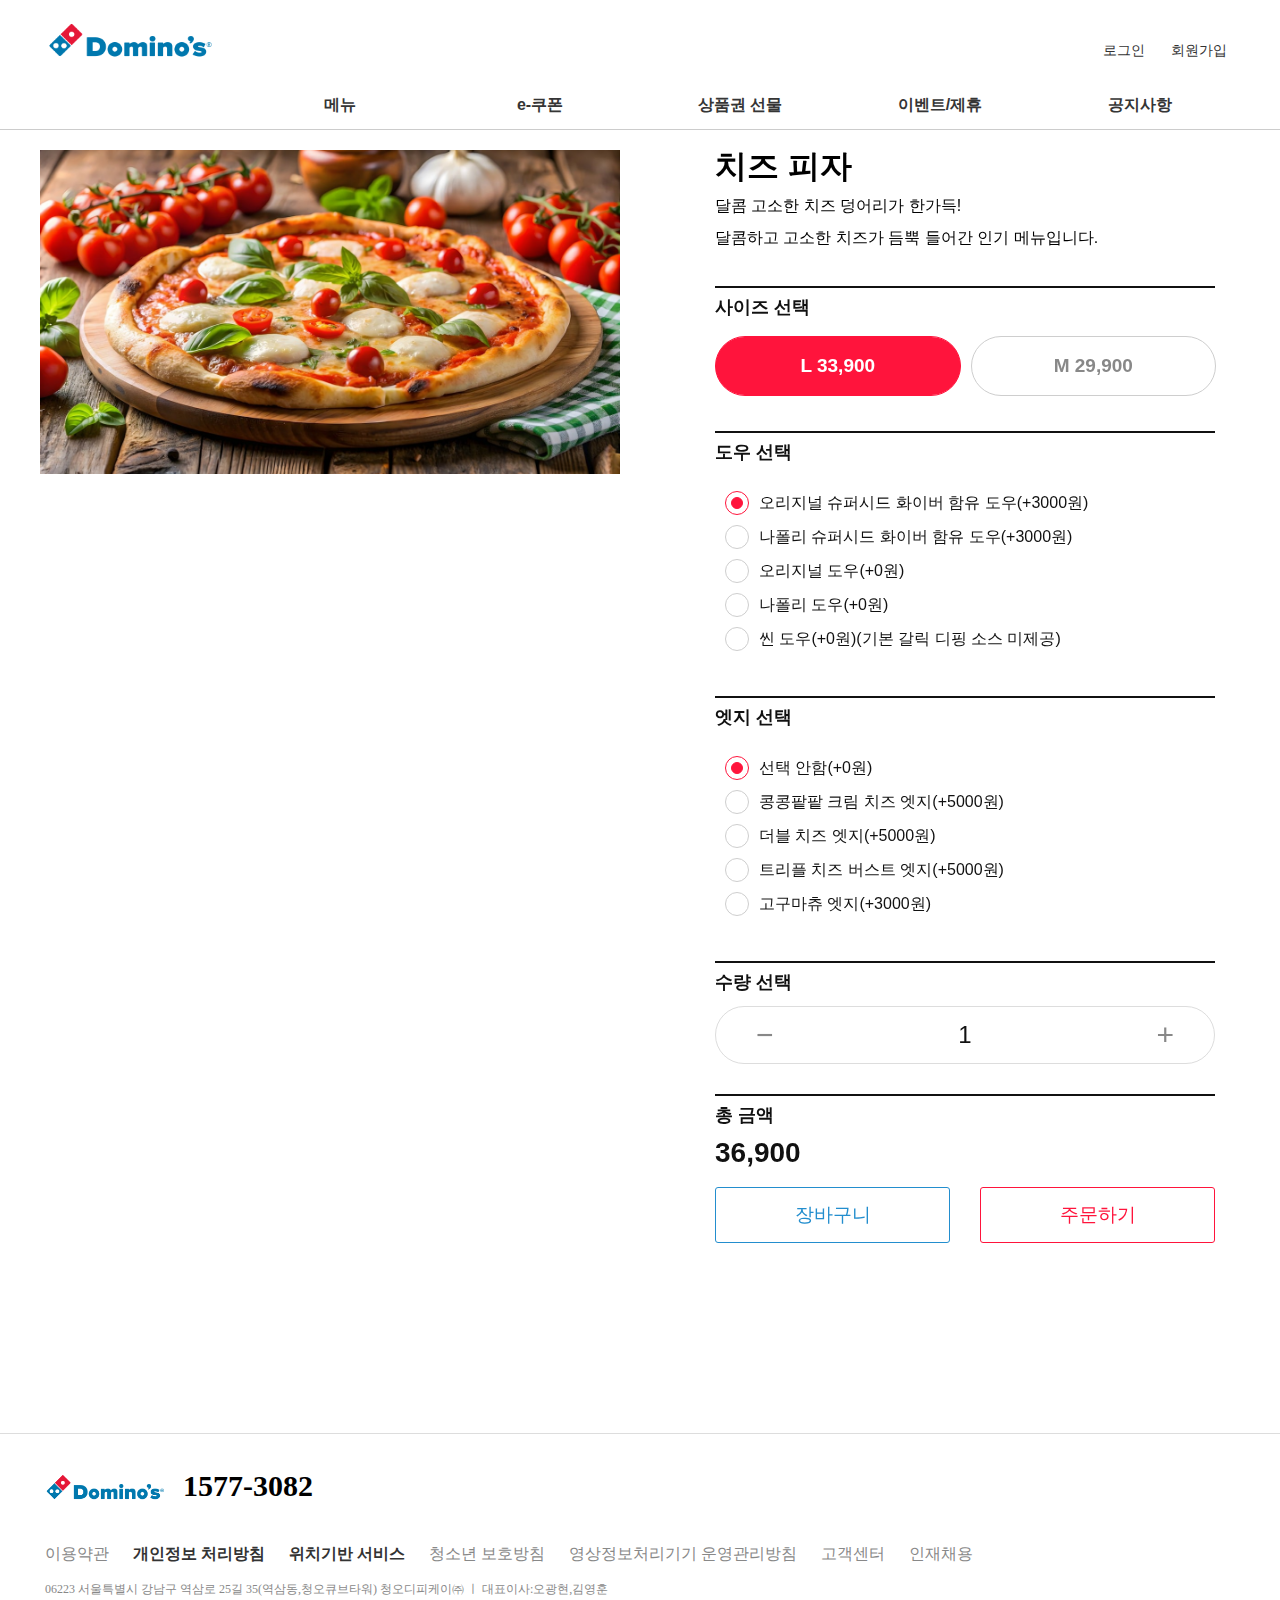
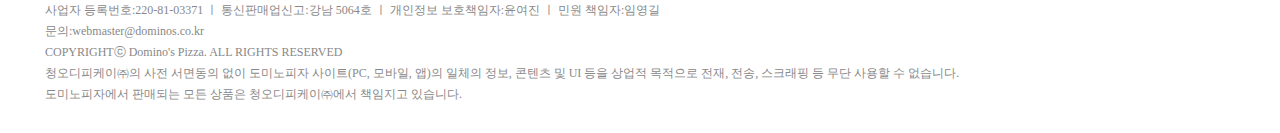
<file: cheezepizza.html>
<!DOCTYPE html>
<html lang="en">
<head>
    <meta charset="UTF-8">
    <meta name="viewport" content="width=device-width, initial-scale=1.0">
    <title>상품 상세 페이지</title>
    <link rel="stylesheet" href="./css/cheezepizza.css">
    <link rel="stylesheet" href="./css/style.css">
    <script src="https://code.jquery.com/jquery-3.6.0.min.js"></script>
    <script src="./javascript/jquery-1.12.3.js" defer type="text/javascript"></script>
    <script src="./javascript/script.js" defer type="text/javascript"></script>
    <script src="./javascript/cheezepizza.js" defer type="text/javascript"></script>
    <script src="./javascript/admin.js"></script>
</head>
<main><!-- navigation bar -->
    <header>
      <div class="top">
        <div class="logo">
          <a href="index.html"><img src="images/logo.png" alt="로고"></a>
        </div>
        <div id="menu_bg"></div>   <!--서브메뉴 배경-->
        <nav class="menu">
          <div class="util_nav"> <!-- 로그인, 회원가입 / 관리자 (href=""에 연결시켜주기) -->
            <a href="login.html" title="로그인" id="loginLink">로그인</a> <!-- 로그인 페이지 연결 -->
            <a href="join.html" title="회원가입" id="signupLink">회원가입</a> <!-- 회원가입 페이지 연결 -->
            <a href="admin.html" title="관리자" id="adminLink" style="display: none">관리자</a> <!-- 관리자 페이지 연결 -->
            <a href="#" title="로그아웃" id="logoutLink" style="display: none">로그아웃</a>
            <a href="cart.html" title="장바구니" id="cartLink" style="display: none;">장바구니</a>
            <span id="welcomeMessage" style="display: none;"></span>
          </div>           
          <ul class="navi">
            <li><a href="1.menulist.html">메뉴</a> <!-- 상품페이지랑 연결 -->
              <ul class="submenu">
                <li><a href="1.menulist.html">피자</a></li>
                <li><a href="#">하프앤하프</a></li>
                <li><a href="#">사이드디시</a></li>
                <li><a href="#">인기세트메뉴</a></li>
                <li><a href="#">마이키친</a></li>
                <li><a href="#">음료&기타</a></li>
              </ul>
            </li>
            <li><a href="#">e-쿠폰</a>
              <ul class="submenu">
                <li><a href="#">e-쿠폰 주문</a></li>
                <li><a href="#">e-쿠폰 사용 안내</a></li>
              </ul>
            </li>
            <li><a href="#">상품권 선물</a>
              <ul class="submenu">
                <li><a href="#">모바일상품권(도미노콘)</a></li>
                <li><a href="#">금액상품권</a></li>
                <li><a href="#">지류상품권</a></li>
                <li><a href="#">상품권 사용 안내</a></li>
              </ul>
            </li>
            <li><a href="#">이벤트/제휴</a> 
              <ul class="submenu">
                <li><a href="#">이벤트</a></li>
                <li><a href="#">제휴할인</a></li>
              </ul>
            </li>          
            <li><a href="boardList.html?categoryId=1">공지사항</a> <!-- 공지사항페이지랑 연결 -->
              <ul class="submenu">
                <li><a href="boardList.html?categoryId=1">도미노뉴스</a></li>
                <li><a href="boardList.html?categoryId=2">보도자료</a></li>
              </ul>
            </li>
          </ul>
        </nav>
      </div>
    </header>
    <!-- cart -->
    <div class="content">
      <div class="container">
        <div class="hidden-price">
          <label for="basePrice">기본 피자 가격</label>
          <input type="text" name="basePrice" id="basePrice" value="29900" readonly>
        </div>
    
        <div class="fixed-box">
          <span class="img-box">
            <img src="./images/pizza1.png" alt="치즈 피자" name="pizza1-img">
          </span>
        </div>
    
        <div class="menu-detail-area">
          <span class="menu-title">
            <h1>치즈 피자</h1>
            <br>
            <p>달콤 고소한 치즈 덩어리가 한가득!</p>
            <br>
            <p>달콤하고 고소한 치즈가 듬뿍 들어간 인기 메뉴입니다.</p>
          </span>
    
          <!-- 상세 옵션 선택 -->
          <div class="select-box">
            <div class="step-wrap">
              <div class="title-wrap">사이즈 선택</div>
              <div class="size-box">
                <label class="size-selector">
                  <input type="radio" class="option" name="size" value="4000" checked>
                  <span class="size-option-button">L 33,900</span>
                </label>
                <label class="size-selector">
                  <input type="radio" class="option" name="size" value="0">
                  <span class="size-option-button">M 29,900</span>
                </label>
              </div>
            </div>
    
            <div class="step-wrap">
              <div class="title-wrap">도우 선택</div>
              <div class="option-box">
                <label class="custom-radio">
                  <input type="radio" class="option" name="dough" value="3000" checked>
                  <span class="radio-button"></span>
                  <span class="radio-label">오리지널 슈퍼시드 화이버 함유 도우(+3000원)</span>
                </label>
                <label class="custom-radio">
                  <input type="radio" class="option" name="dough" value="3000">
                  <span class="radio-button"></span>
                  <span class="radio-label">나폴리 슈퍼시드 화이버 함유 도우(+3000원)</span>
                </label>
                <label class="custom-radio">
                  <input type="radio" class="option" name="dough" value="0">
                  <span class="radio-button"></span>
                  <span class="radio-label">오리지널 도우(+0원)</span>
                </label>
                <label class="custom-radio">
                  <input type="radio" class="option" name="dough" value="0">
                  <span class="radio-button"></span>
                  <span class="radio-label">나폴리 도우(+0원)</span>
                </label>
                <label class="custom-radio">
                  <input type="radio" class="option" name="dough" value="0">
                  <span class="radio-button"></span>
                  <span class="radio-label">씬 도우(+0원)(기본 갈릭 디핑 소스 미제공)</span>
                </label>
              </div>
            </div>
    
            <div class="step-wrap">
              <div class="title-wrap">엣지 선택</div>
              <div class="option-box">
                <label class="custom-radio">
                  <input type="radio" class="option" name="edge" value="0" checked>
                  <span class="radio-button"></span>
                  <span class="radio-label">선택 안함(+0원)</span>
                </label>
                <label class="custom-radio">
                  <input type="radio" class="option" name="edge" value="5000">
                  <span class="radio-button"></span>
                  <span class="radio-label">콩콩팥팥 크림 치즈 엣지(+5000원)</span>
                </label>
                <label class="custom-radio">
                  <input type="radio" class="option" name="edge" value="5000">
                  <span class="radio-button"></span>
                  <span class="radio-label">더블 치즈 엣지(+5000원)</span>
                </label>
                <label class="custom-radio">
                  <input type="radio" class="option" name="edge" value="5000">
                  <span class="radio-button"></span>
                  <span class="radio-label">트리플 치즈 버스트 엣지(+5000원)</span>
                </label>
                <label class="custom-radio">
                  <input type="radio" class="option" name="edge" value="3000">
                  <span class="radio-button"></span>
                  <span class="radio-label">고구마츄 엣지(+3000원)</span>
                </label>
              </div>
            </div>
    
            <!-- 수량 선택 -->
            <div class="step-wrap">
              <div class="title-wrap">수량 선택</div>
              <div class="quantity-selector">
                <button type="button" class="quantity-button-minus" onclick="decreaseQuantity()">−</button>
                <span class="quantity-display" id="quantity">1</span>
                <button type="button" class="quantity-button-plus" onclick="increaseQuantity()">+</button>
              </div>
            </div>
            <!-- 총 금액 -->
            <div class="step-wrap">
              <div class="title-wrap">총 금액</div>
              <div class="price-box">
                <span id="subTotal">36,900</span>
              </div>
              <div class="button-box">
                <button class="cart-button">장바구니</button> 
                <button class="order-button">주문하기</button>
              </div>
            </div>

          </div>
        </div>
      </div>
    </div>
  </main>
  <!-- footer -->
<footer>
    <div class="bottom"> <!--bottom: 하단메뉴 + Copyright-->
      <div class="btm_logo">
        <img src="images/logo.png" alt="로고">
        <p>1577-3082</p>
      </div>
      <div class="btmenu">
        <ul>
          <li><a href="#">이용약관</a></li> 
          <li><a href="#"><b>개인정보 처리방침</b></a></li> 
          <li><a href="#"><b>위치기반 서비스</b></a></li> 
          <li><a href="#">청소년 보호방침</a></li> 
          <li><a href="#">영상정보처리기기 운영관리방침</a></li> 
          <li><a href="#">고객센터</a></li> 
          <li><a href="#">인재채용</a></li>
        </ul>
      </div>
      <div class="copy">
        <p>06223 서울특별시 강남구 역삼로 25길 35(역삼동,청오큐브타워) 청오디피케이㈜ ㅣ 대표이사:오광현,김영훈</p>
        <p>사업자 등록번호:220-81-03371 ㅣ 통신판매업신고:강남 5064호 ㅣ 개인정보 보호책임자:윤여진 ㅣ 민원 책임자:임영길</p>
        <p>문의:webmaster@dominos.co.kr</p>
        <p>COPYRIGHTⓒ Domino's Pizza. ALL RIGHTS RESERVED</p>
        <p>청오디피케이㈜의 사전 서면동의 없이 도미노피자 사이트(PC, 모바일, 앱)의 일체의 정보, 콘텐츠 및 UI 등을 상업적 목적으로 전재, 전송, 스크래핑 등 무단 사용할 수 없습니다.<br>
          도미노피자에서 판매되는 모든 상품은 청오디피케이㈜에서 책임지고 있습니다.</p>
      </div>
    </div>
  </footer>  
</body>
</html>
</file>
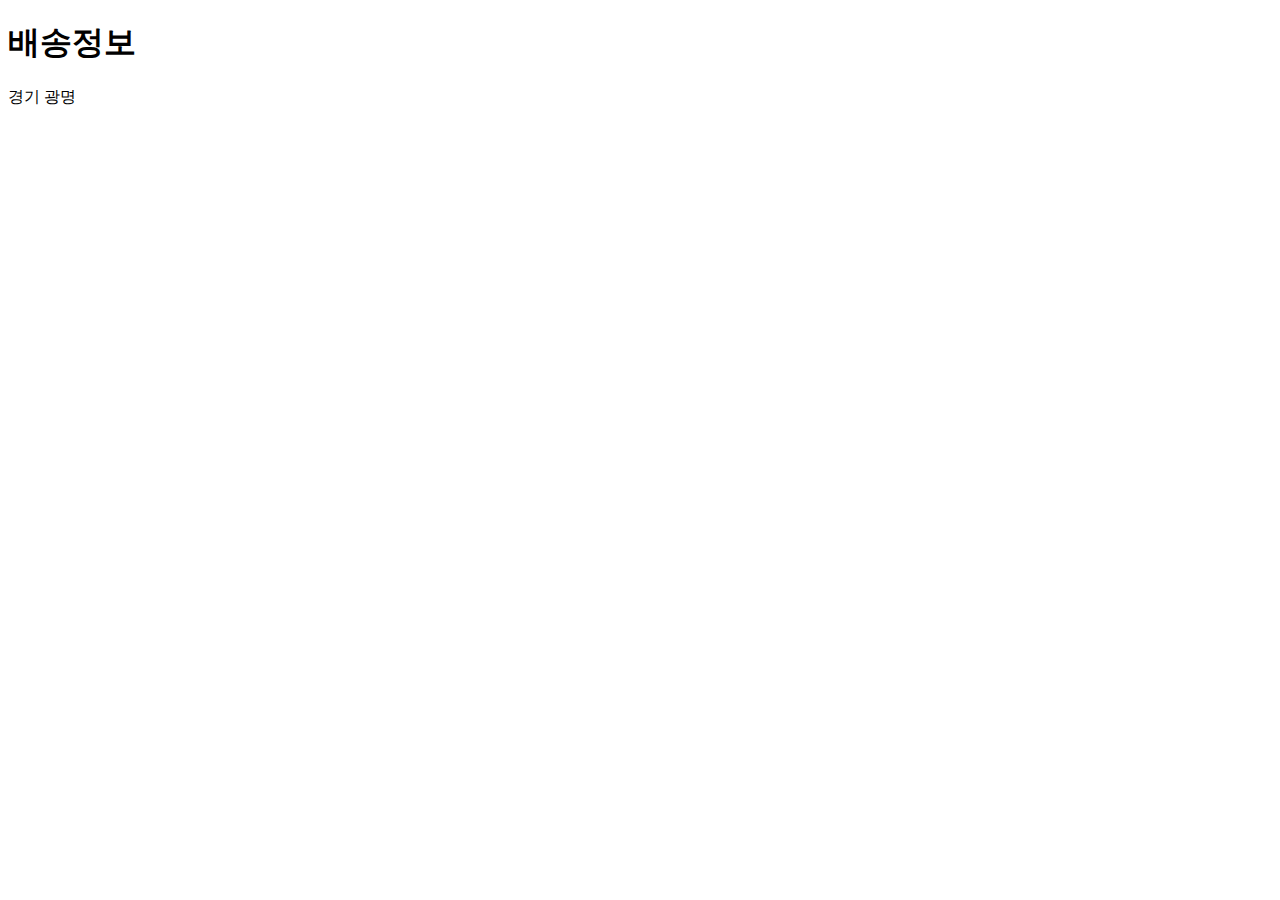
<file: delivery.html>
<!DOCTYPE html>
<html lang="en">
<head>
    <meta charset="UTF-8">
    <meta name="viewport" content="width=device-width, initial-scale=1.0">
    <title>배송정보</title>
</head>
<body>
    <h1>배송정보</h1>
    <p>경기 광명</p>
</body>
</html>
</file>
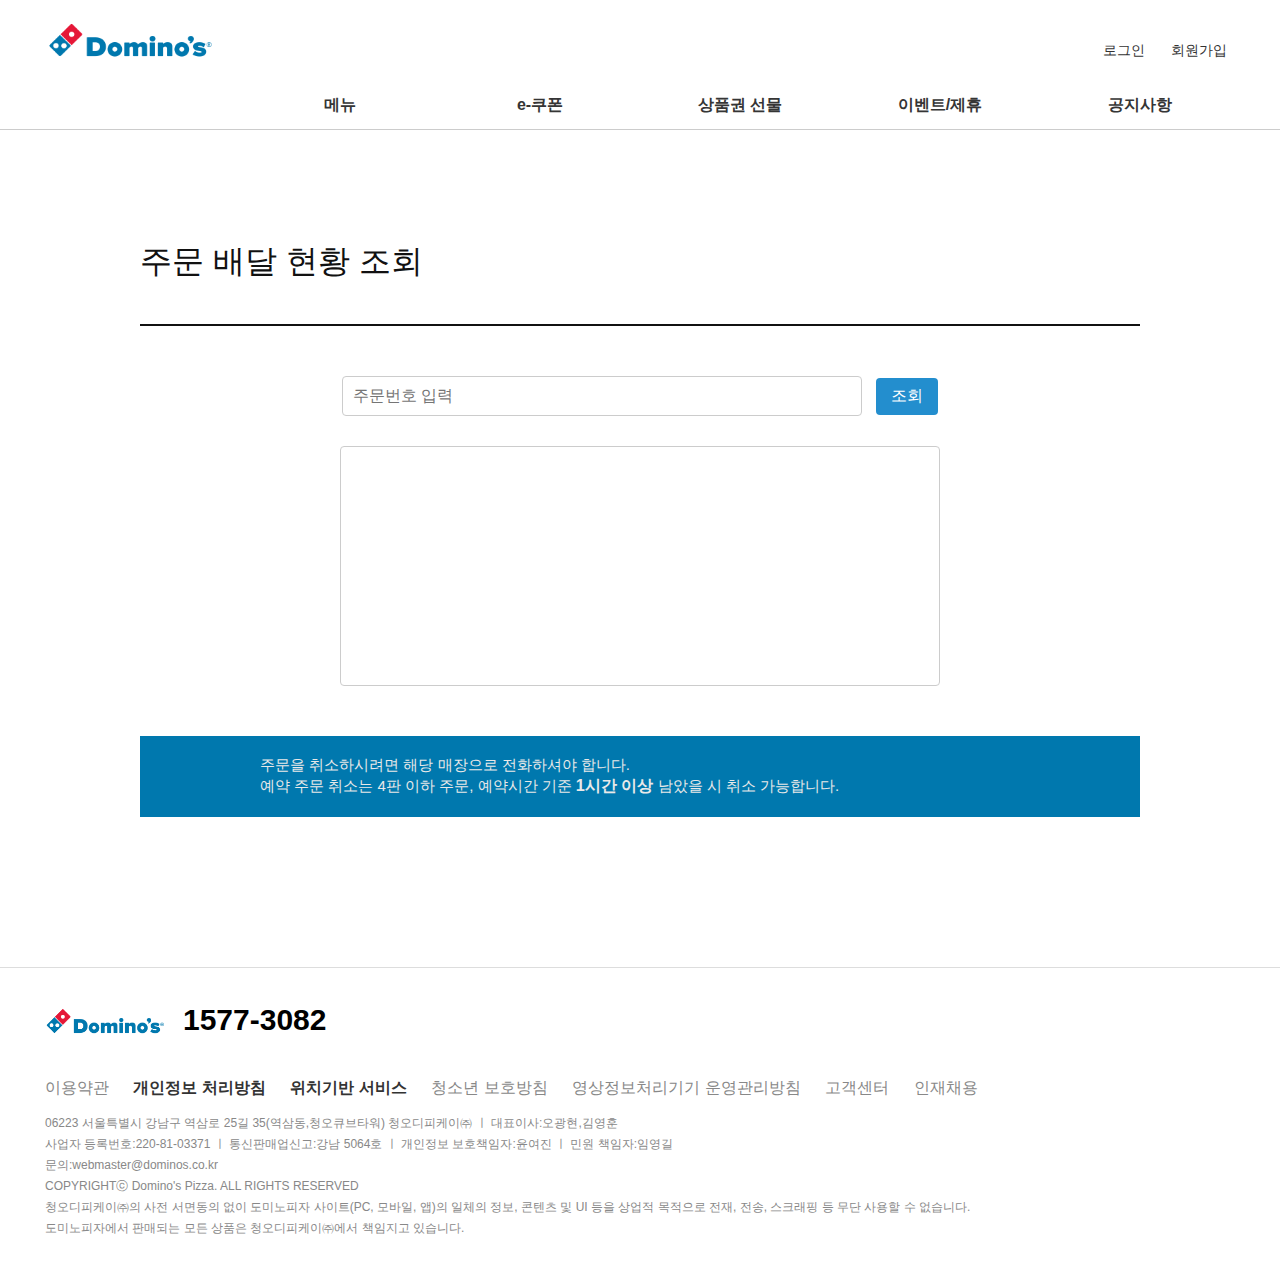
<file: delivery_inquiry.html>
<!DOCTYPE html>
<html lang="ko">
<head>
    <meta charset="UTF-8">
    <meta name="viewport" content="width=device-width, initial-scale=1.0">
    <title>주문 배달 현황 조회</title>
    <link rel="stylesheet" href="./css/product.css">
    <link rel="stylesheet" href="./css/style.css">
    <link rel="stylesheet" href="./css/delivery_inquiry.css">
    <script src="https://code.jquery.com/jquery-3.6.0.min.js"></script>
    <script src="./javascript/script.js"></script>
    <script src="./javascript/delivery_inquiry.js"></script>
    <script script src="./javascript/admin.js"></script>
</head>
<body>
    <header>
        <div class="top">
            <div class="logo">
                <a href="index.html"><img src="./images/logo.png" alt="로고"></a>
            </div>
            <div id="menu_bg"></div>   <!--서브메뉴 배경-->
            <nav class="menu">
                <div class="util_nav"> <!-- 로그인, 회원가입 / 관리자 (href=""에 연결시켜주기) -->
                    <a href="login.html" title="로그인" id="loginLink">로그인</a> <!-- 로그인 페이지 연결 -->
                    <a href="join.html" title="회원가입" id="signupLink">회원가입</a> <!-- 회원가입 페이지 연결 -->
                    <a href="admin.html" title="관리자" id="adminLink" style="display: none">관리자</a> <!-- 관리자 페이지 연결 -->
                    <a href="#" title="로그아웃" id="logoutLink" style="display: none">로그아웃</a>
                    <a href="cart.html" title="장바구니" id="cartLink" style="display: none;">장바구니</a>
                    <span id="welcomeMessage" style="display: none;"></span>
                </div>                
                <ul class="navi">
                    <li><a href="#">메뉴</a> <!-- 상품페이지랑 연결 -->
                        <ul class="submenu">
                        <li><a href="1.menulist.html">피자</a></li>
                        <li><a href="#">하프앤하프</a></li>
                        <li><a href="#">사이드디시</a></li>
                        <li><a href="#">인기세트메뉴</a></li>
                        <li><a href="#">마이키친</a></li>
                        <li><a href="#">음료&기타</a></li>
                        </ul>
                    </li>
                    <li><a href="#">e-쿠폰</a>
                        <ul class="submenu">
                        <li><a href="#">e-쿠폰 주문</a></li>
                        <li><a href="#">e-쿠폰 사용 안내</a></li>
                        </ul>
                    </li>
                    <li><a href="#">상품권 선물</a>
                        <ul class="submenu">
                        <li><a href="#">모바일상품권(도미노콘)</a></li>
                        <li><a href="#">금액상품권</a></li>
                        <li><a href="#">지류상품권</a></li>
                        <li><a href="#">상품권 사용 안내</a></li>
                        </ul>
                    </li>
                    <li><a href="#">이벤트/제휴</a> 
                        <ul class="submenu">
                        <li><a href="#">이벤트</a></li>
                        <li><a href="#">제휴할인</a></li>
                        </ul>
                    </li>          
                    <li><a href="boardList.html?categoryId=1">공지사항</a> <!-- 공지사항페이지랑 연결 -->
                        <ul class="submenu">
                        <li><a href="boardList.html?categoryId=1">도미노뉴스</a></li>
                        <li><a href="boardList.html?categoryId=2">보도자료</a></li>
                        </ul>
                    </li>
                </ul>
            </nav>
        </div>
    </header>

    <div id="srch_container">
        <h1>주문 배달 현황 조회</h1>
        <!-- <div> -->
            <form>
                <input type="text" id="orderIdInput" placeholder="주문번호 입력" />
                <button onclick="checkOrderStatus()">조회</button>
            </form>

            <div id="orderStatus"></div>
        <!-- </div> -->

        <div class="ptext_box">
            <p>주문을 취소하시려면 해당 매장으로 전화하셔야 합니다.</p>
            <p>예약 주문 취소는 4판 이하 주문, 예약시간 기준 <span>1시간 이상</span> 남았을 시 취소 가능합니다.</p>
        </div>
    </div>

    <footer>
        <div class="bottom"> <!--bottom: 하단메뉴 + Copyright-->
          <div class="btm_logo">
            <img src="images/logo.png" alt="로고">
            <p>1577-3082</p>
          </div>
          <div class="btmenu">
            <ul>
              <li><a href="#">이용약관</a></li> 
              <li><a href="#"><b>개인정보 처리방침</b></a></li> 
              <li><a href="#"><b>위치기반 서비스</b></a></li> 
              <li><a href="#">청소년 보호방침</a></li> 
              <li><a href="#">영상정보처리기기 운영관리방침</a></li> 
              <li><a href="#">고객센터</a></li> 
              <li><a href="#">인재채용</a></li>
            </ul>
          </div>
          <div class="copy">
            <p>06223 서울특별시 강남구 역삼로 25길 35(역삼동,청오큐브타워) 청오디피케이㈜ ㅣ 대표이사:오광현,김영훈</p>
            <p>사업자 등록번호:220-81-03371 ㅣ 통신판매업신고:강남 5064호 ㅣ 개인정보 보호책임자:윤여진 ㅣ 민원 책임자:임영길</p>
            <p>문의:webmaster@dominos.co.kr</p>
            <p>COPYRIGHTⓒ Domino's Pizza. ALL RIGHTS RESERVED</p>
            <p>청오디피케이㈜의 사전 서면동의 없이 도미노피자 사이트(PC, 모바일, 앱)의 일체의 정보, 콘텐츠 및 UI 등을 상업적 목적으로 전재, 전송, 스크래핑 등 무단 사용할 수 없습니다.<br>
              도미노피자에서 판매되는 모든 상품은 청오디피케이㈜에서 책임지고 있습니다.</p>
          </div>
        </div>
      </footer>
</body>
</html>
</file>
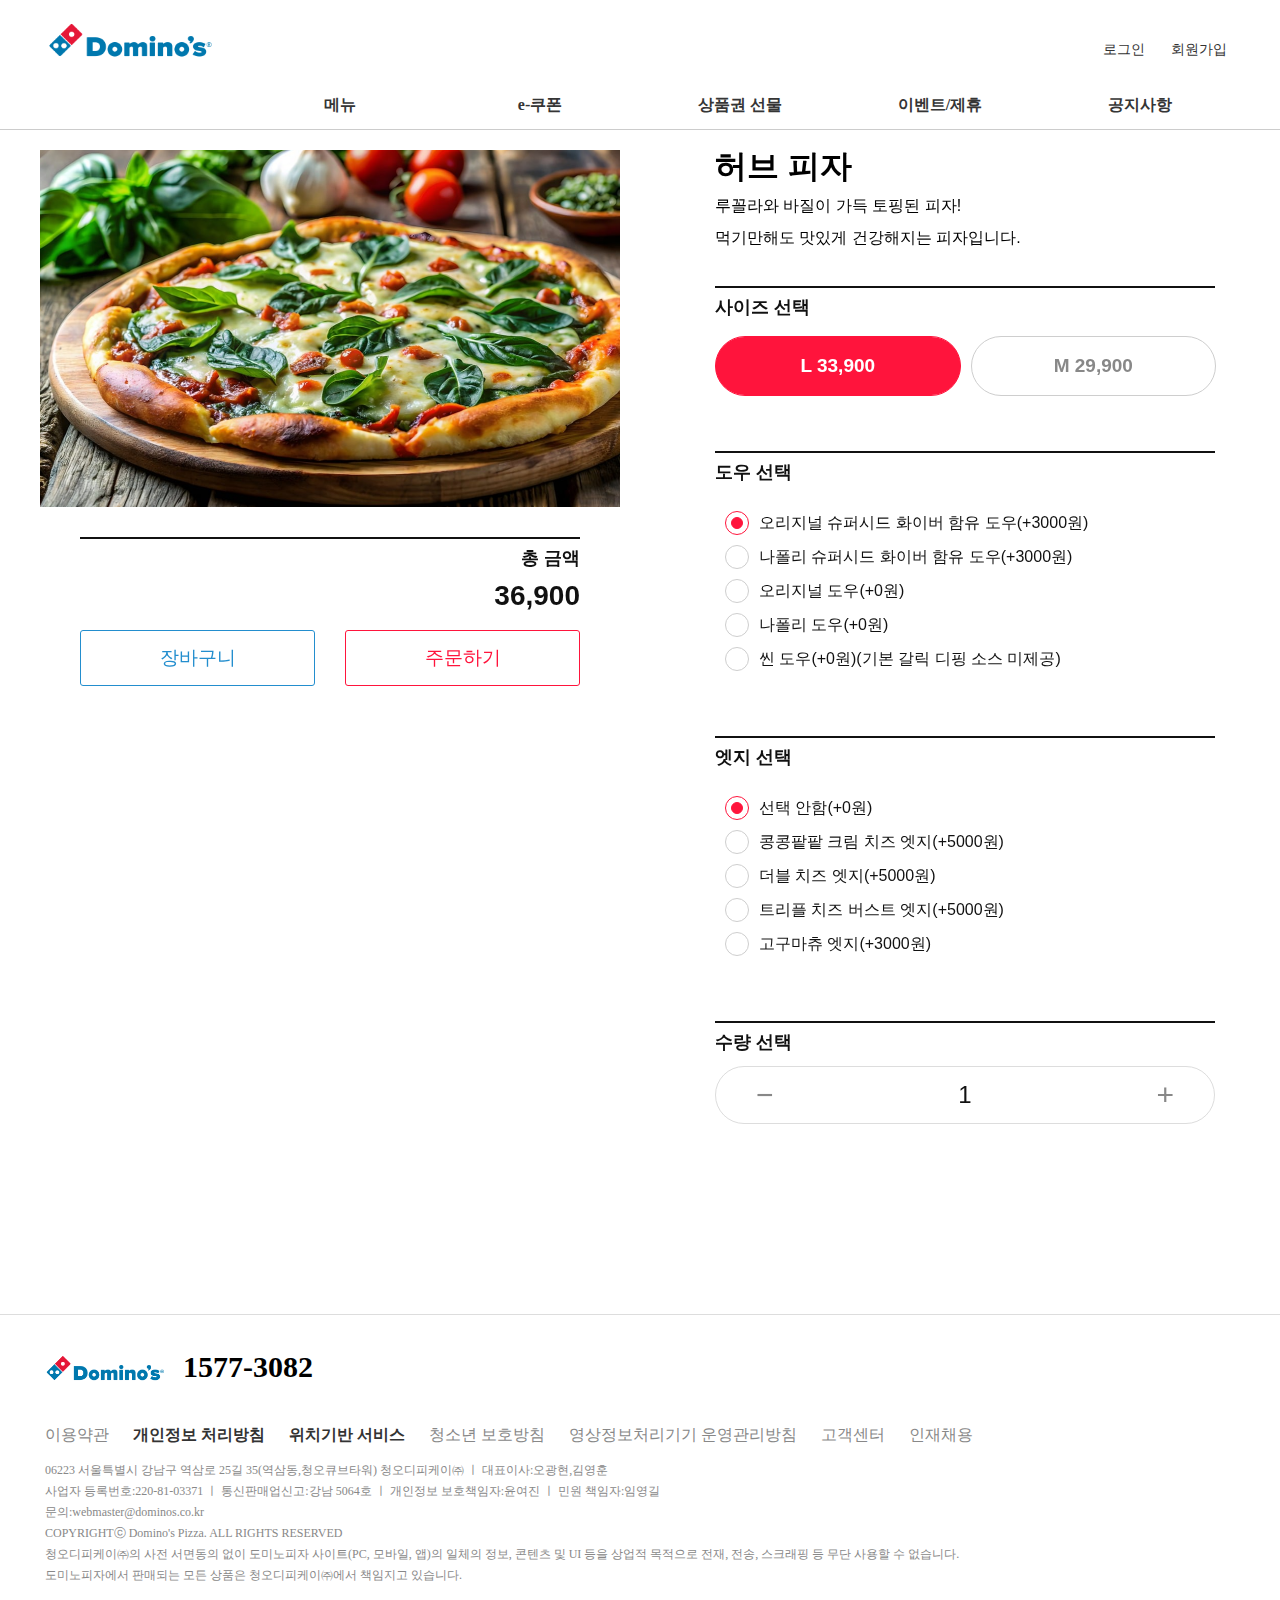
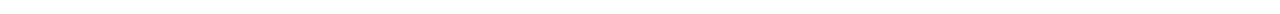
<file: herbpizza.html>
<!DOCTYPE html>
<html lang="en">
<head>
    <meta charset="UTF-8">
    <meta name="viewport" content="width=device-width, initial-scale=1.0">
    <title>상품 상세 페이지</title>
    <link rel="stylesheet" href="./css/herbpizza.css">
    <link rel="stylesheet" href="./css/style.css">
    <script src="https://code.jquery.com/jquery-3.6.0.min.js"></script>
    <script src="./javascript/jquery-1.12.3.js" defer type="text/javascript"></script>
    <script src="./javascript/script.js" defer type="text/javascript"></script>
    <script src="./javascript/herbpizza.js" defer type="text/javascript"></script>
    <script src="./javascript/admin.js"></script>
</head>
<body><!-- navigation bar -->
    <header>
      <div class="top">
        <div class="logo">
          <a href="index.html"><img src="images/logo.png" alt="로고"></a>
        </div>
        <div id="menu_bg"></div>   <!--서브메뉴 배경-->
        <nav class="menu">
          <div class="util_nav"> <!-- 로그인, 회원가입 / 관리자 (href=""에 연결시켜주기) -->
            <a href="login.html" title="로그인" id="loginLink">로그인</a> <!-- 로그인 페이지 연결 -->
            <a href="join.html" title="회원가입" id="signupLink">회원가입</a> <!-- 회원가입 페이지 연결 -->
            <a href="admin.html" title="관리자" id="adminLink" style="display: none">관리자</a> <!-- 관리자 페이지 연결 -->
            <a href="#" title="로그아웃" id="logoutLink" style="display: none">로그아웃</a>
            <a href="cart.html" title="장바구니" id="cartLink" style="display: none;">장바구니</a>
            <span id="welcomeMessage" style="display: none;"></span>
          </div>           
          <ul class="navi">
            <li><a href="1.menulist.html">메뉴</a> <!-- 상품페이지랑 연결 -->
              <ul class="submenu">
                <li><a href="1.menulist.html">피자</a></li>
                <li><a href="#">하프앤하프</a></li>
                <li><a href="#">사이드디시</a></li>
                <li><a href="#">인기세트메뉴</a></li>
                <li><a href="#">마이키친</a></li>
                <li><a href="#">음료&기타</a></li>
              </ul>
            </li>
            <li><a href="#">e-쿠폰</a>
              <ul class="submenu">
                <li><a href="#">e-쿠폰 주문</a></li>
                <li><a href="#">e-쿠폰 사용 안내</a></li>
              </ul>
            </li>
            <li><a href="#">상품권 선물</a>
              <ul class="submenu">
                <li><a href="#">모바일상품권(도미노콘)</a></li>
                <li><a href="#">금액상품권</a></li>
                <li><a href="#">지류상품권</a></li>
                <li><a href="#">상품권 사용 안내</a></li>
              </ul>
            </li>
            <li><a href="#">이벤트/제휴</a> 
              <ul class="submenu">
                <li><a href="#">이벤트</a></li>
                <li><a href="#">제휴할인</a></li>
              </ul>
            </li>          
            <li><a href="boardList.html?categoryId=1">공지사항</a> <!-- 공지사항페이지랑 연결 -->
              <ul class="submenu">
                <li><a href="boardList.html?categoryId=1">도미노뉴스</a></li>
                <li><a href="boardList.html?categoryId=2">보도자료</a></li>
              </ul>
            </li>
          </ul>
        </nav>
      </div>
    </header>
    <!-- cart -->
    <main class="content">
    <div class="container">
        <div class="hidden-price">
          <label for="basePrice">기본 피자 가격</label>
          <input type="text" name="basePrice" id="basePrice" value="29900" readonly>
        </div>
    
        <div class="fixed-box">
          <span class="img-box">
            <img src="./images/pizza2.png" alt="허브 피자" name="pizza2-img">
          </span>
            <!-- 총 금액 -->
            <div class="step-wrap">
              <div class="price-wrap">총 금액</div>
              <div class="price-box">
                <span id="subTotal">36,900</span>
              </div>
              <div class="button-box">
                <button class="cart-button">장바구니</button> 
                <button class="order-button">주문하기</button>
              </div>
            </div>
        </div>

        <div class="menu-detail-area">
          <span class="menu-title">
            <h1>허브 피자</h1>
            <br>
            <p>루꼴라와 바질이 가득 토핑된 피자!</p>
            <br>
            <p>먹기만해도 맛있게 건강해지는 피자입니다.</p>
          </span>
            <!-- 상세 옵션 선택 -->
            <div class="select-box">
              <div class="step-wrap">
                <div class="title-wrap">사이즈 선택</div>
                <div class="size-box">
                  <label class="size-selector">
                    <input type="radio" class="option" name="size" value="4000" checked>
                    <span class="size-option-button">L 33,900</span>
                  </label>
                  <label class="size-selector">
                    <input type="radio" class="option" name="size" value="0">
                    <span class="size-option-button">M 29,900</span>
                  </label>
                </div>
              </div>
            </div>
            <div class="step-wrap">
              <div class="title-wrap">도우 선택</div>
              <div class="option-box">
                <label class="custom-radio">
                  <input type="radio" class="option" name="dough" value="3000" checked>
                  <span class="radio-button"></span>
                  <span class="radio-label">오리지널 슈퍼시드 화이버 함유 도우(+3000원)</span>
                </label>
                <label class="custom-radio">
                  <input type="radio" class="option" name="dough" value="3000">
                  <span class="radio-button"></span>
                  <span class="radio-label">나폴리 슈퍼시드 화이버 함유 도우(+3000원)</span>
                </label>
                <label class="custom-radio">
                  <input type="radio" class="option" name="dough" value="0">
                  <span class="radio-button"></span>
                  <span class="radio-label">오리지널 도우(+0원)</span>
                </label>
                <label class="custom-radio">
                  <input type="radio" class="option" name="dough" value="0">
                  <span class="radio-button"></span>
                  <span class="radio-label">나폴리 도우(+0원)</span>
                </label>
                <label class="custom-radio">
                  <input type="radio" class="option" name="dough" value="0">
                  <span class="radio-button"></span>
                  <span class="radio-label">씬 도우(+0원)(기본 갈릭 디핑 소스 미제공)</span>
                </label>
              </div>
            </div>
    
            <div class="step-wrap">
              <div class="title-wrap">엣지 선택</div>
              <div class="option-box">
                <label class="custom-radio">
                  <input type="radio" class="option" name="edge" value="0" checked>
                  <span class="radio-button"></span>
                  <span class="radio-label">선택 안함(+0원)</span>
                </label>
                <label class="custom-radio">
                  <input type="radio" class="option" name="edge" value="5000">
                  <span class="radio-button"></span>
                  <span class="radio-label">콩콩팥팥 크림 치즈 엣지(+5000원)</span>
                </label>
                <label class="custom-radio">
                  <input type="radio" class="option" name="edge" value="5000">
                  <span class="radio-button"></span>
                  <span class="radio-label">더블 치즈 엣지(+5000원)</span>
                </label>
                <label class="custom-radio">
                  <input type="radio" class="option" name="edge" value="5000">
                  <span class="radio-button"></span>
                  <span class="radio-label">트리플 치즈 버스트 엣지(+5000원)</span>
                </label>
                <label class="custom-radio">
                  <input type="radio" class="option" name="edge" value="3000">
                  <span class="radio-button"></span>
                  <span class="radio-label">고구마츄 엣지(+3000원)</span>
                </label>
              </div>
            </div>
    
            <!-- 수량 선택 -->
            <div class="step-wrap">
              <div class="title-wrap">수량 선택</div>
              <div class="quantity-selector">
                <button type="button" class="quantity-button-minus" onclick="decreaseQuantity()">−</button>
                <span class="quantity-display" id="quantity">1</span>
                <button type="button" class="quantity-button-plus" onclick="increaseQuantity()">+</button>
              </div>
            </div>
          

          </div>
        </div>
      </div>
    </div>
  </main>
<!-- footer -->
<footer>
    <div class="bottom"> <!--bottom: 하단메뉴 + Copyright-->
      <div class="btm_logo">
        <img src="images/logo.png" alt="로고">
        <p>1577-3082</p>
      </div>
      <div class="btmenu">
        <ul>
          <li><a href="#">이용약관</a></li> 
          <li><a href="#"><b>개인정보 처리방침</b></a></li> 
          <li><a href="#"><b>위치기반 서비스</b></a></li> 
          <li><a href="#">청소년 보호방침</a></li> 
          <li><a href="#">영상정보처리기기 운영관리방침</a></li> 
          <li><a href="#">고객센터</a></li> 
          <li><a href="#">인재채용</a></li>
        </ul>
      </div>
      <div class="copy">
        <p>06223 서울특별시 강남구 역삼로 25길 35(역삼동,청오큐브타워) 청오디피케이㈜ ㅣ 대표이사:오광현,김영훈</p>
        <p>사업자 등록번호:220-81-03371 ㅣ 통신판매업신고:강남 5064호 ㅣ 개인정보 보호책임자:윤여진 ㅣ 민원 책임자:임영길</p>
        <p>문의:webmaster@dominos.co.kr</p>
        <p>COPYRIGHTⓒ Domino's Pizza. ALL RIGHTS RESERVED</p>
        <p>청오디피케이㈜의 사전 서면동의 없이 도미노피자 사이트(PC, 모바일, 앱)의 일체의 정보, 콘텐츠 및 UI 등을 상업적 목적으로 전재, 전송, 스크래핑 등 무단 사용할 수 없습니다.<br>
          도미노피자에서 판매되는 모든 상품은 청오디피케이㈜에서 책임지고 있습니다.</p>
      </div>
    </div>
  </footer>
</body>
</html>
</file>
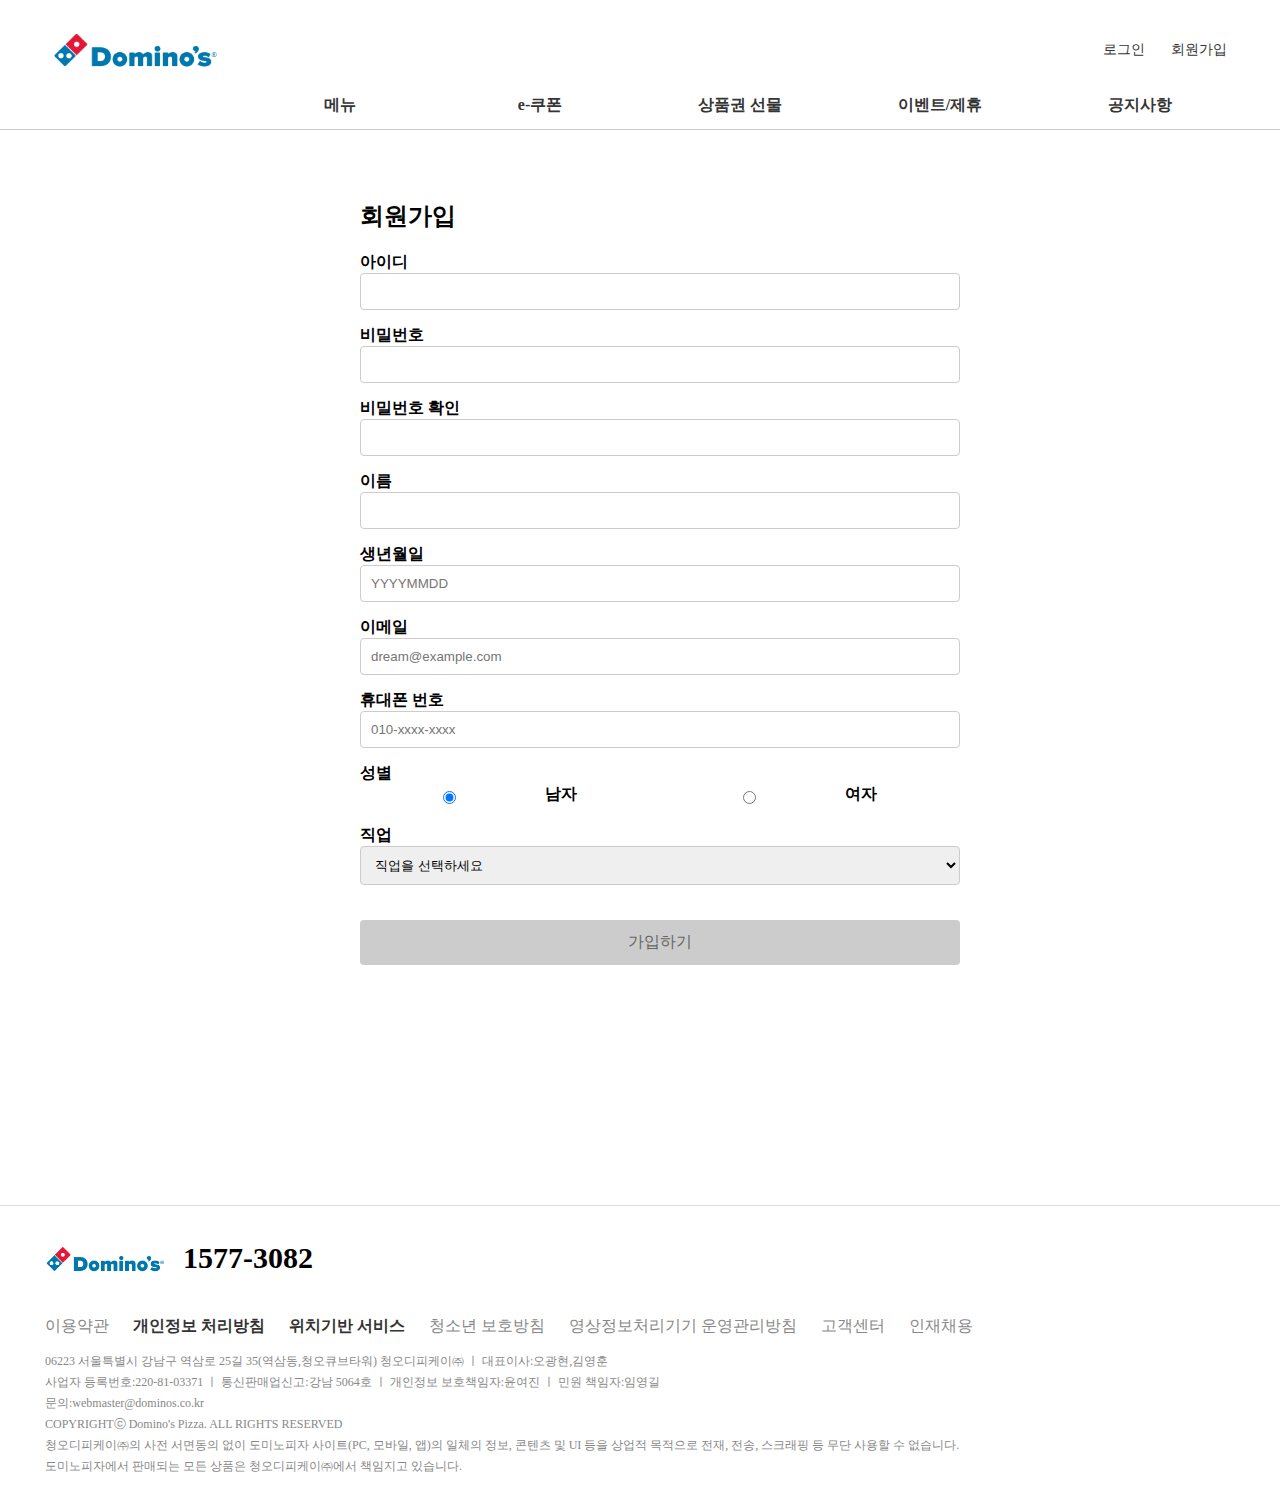
<file: join.html>
<!DOCTYPE html>
<html lang="ko">
<head>
    <meta charset="UTF-8">
    <meta name="viewport" content="width=device-width, initial-scale=1.0">
    <title>회원 정보 추가 및 로컬스토리지 저장</title>
    <link rel="stylesheet" href="./css/join.css" />
    <link rel="stylesheet" href="./css/style.css">
    <script src="https://code.jquery.com/jquery-3.6.0.min.js"></script>
    <script src="./javascript/jquery-1.12.3.js" defer type="text/javascript"></script>
    <script src="./javascript/script.js" defer type="text/javascript"></script>
    <script src="./javascript/admin.js"></script>
</head>
<body>
    <header>
      <div class="top">
        <div class="logo">
          <a href="index.html"><img src="images/logo.png" alt="로고"></a>
        </div>
        <div id="menu_bg"></div>   <!--서브메뉴 배경-->
        <nav class="menu">
          <div class="util_nav"> <!-- 로그인, 회원가입 / 관리자 (href=""에 연결시켜주기) -->
            <a href="login.html" title="로그인" id="loginLink">로그인</a> <!-- 로그인 페이지 연결 -->
            <a href="join.html" title="회원가입" id="signupLink">회원가입</a> <!-- 회원가입 페이지 연결 -->
            <a href="admin.html" title="관리자" id="adminLink" style="display: none">관리자</a> <!-- 관리자 페이지 연결 -->
            <a href="#" title="로그아웃" id="logoutLink" style="display: none">로그아웃</a>
            <a href="cart.html" title="장바구니" id="cartLink" style="display: none;">장바구니</a>
            <span id="welcomeMessage" style="display: none;"></span>
          </div>              
          <ul class="navi">
            <li><a href="1.menulist.html">메뉴</a> <!-- 상품페이지랑 연결 -->
              <ul class="submenu">
                <li><a href="1.menulist.html">피자</a></li>
                <li><a href="#">하프앤하프</a></li>
                <li><a href="#">사이드디시</a></li>
                <li><a href="#">인기세트메뉴</a></li>
                <li><a href="#">마이키친</a></li>
                <li><a href="#">음료&기타</a></li>
              </ul>
            </li>
            <li><a href="#">e-쿠폰</a>
              <ul class="submenu">
                <li><a href="#">e-쿠폰 주문</a></li>
                <li><a href="#">e-쿠폰 사용 안내</a></li>
              </ul>
            </li>
            <li><a href="#">상품권 선물</a>
              <ul class="submenu">
                <li><a href="#">모바일상품권(도미노콘)</a></li>
                <li><a href="#">금액상품권</a></li>
                <li><a href="#">지류상품권</a></li>
                <li><a href="#">상품권 사용 안내</a></li>
              </ul>
            </li>
            <li><a href="#">이벤트/제휴</a> 
              <ul class="submenu">
                <li><a href="#">이벤트</a></li>
                <li><a href="#">제휴할인</a></li>
              </ul>
            </li>          
            <li><a href="boardList.html?categoryId=1">공지사항</a> <!-- 공지사항페이지랑 연결 -->
              <ul class="submenu">
                <li><a href="boardList.html?categoryId=1">도미노뉴스</a></li>
                <li><a href="boardList.html?categoryId=2">보도자료</a></li>
              </ul>
            </li>
          </ul>
        </nav>
      </div>
    </header>
    <main>
        <main class="content">
            <p class="join-title">회원가입</p>
            <form id="join_form" class="form">
                <div class="form_content">
                    <div class="form_section">
                        <div class="form_list">
                            <label for="userId">아이디</label>
                            <input type="text" id="userId" name="userId">
    
                            <label for="password">비밀번호</label>
                            <input type="password" id="password" name="password">
    
                            <label for="passwordCheck">비밀번호 확인</label>
                            <input type="password" id="passwordCheck" name="passwordCheck">
    
                            <label for="name">이름</label>
                            <input type="text" id="name" name="name">
    
                            <label for="birthDate">생년월일</label>
                            <input type="text" id="birthDate" name="birthDate" placeholder="YYYYMMDD">
    
                            <label for="email">이메일</label>
                            <input type="email" id="email" name="email" placeholder="dream@example.com">
    
                            <label for="phone">휴대폰 번호</label>
                            <input type="text" id="phone" name="phone" placeholder="010-xxxx-xxxx">
    
                            <label>성별</label>
                            <div class="gender">
                                <input type="radio" id="male" name="gender" value="male" checked>
                                <label for="male">남자</label>
                                <input type="radio" id="female" name="gender" value="female">
                                <label for="female">여자</label>
                            </div>
    
                            <label for="job">직업</label>
                            <select id="job" name="job">
                                <option value="">직업을 선택하세요</option>
                                <option value="developer">개발자</option>
                                <option value="designer">디자이너</option>
                                <option value="manager">매니저</option>
                                <option value="teacher">교사</option>
                                <option value="student">학생</option>
                            </select>
                        </div>
                    </div>
                </div>
                <div class="btn_submit_wrap" id="divBtnJoin">
                    <button type="submit" class="btn_submit" id="btnJoin">가입하기</button>
                </div>
            </form>
        </main>
    </main>
    <!-- footer -->
    <footer>
        <div class="bottom"> <!--bottom: 하단메뉴 + Copyright-->
      <div class="btm_logo">
        <img src="images/logo.png" alt="로고">
        <p>1577-3082</p>
      </div>
      <div class="btmenu">
        <ul>
          <li><a href="#">이용약관</a></li> 
          <li><a href="#"><b>개인정보 처리방침</b></a></li> 
          <li><a href="#"><b>위치기반 서비스</b></a></li> 
          <li><a href="#">청소년 보호방침</a></li> 
          <li><a href="#">영상정보처리기기 운영관리방침</a></li> 
          <li><a href="#">고객센터</a></li> 
          <li><a href="#">인재채용</a></li>
        </ul>
      </div>
      <div class="copy">
        <p>06223 서울특별시 강남구 역삼로 25길 35(역삼동,청오큐브타워) 청오디피케이㈜ ㅣ 대표이사:오광현,김영훈</p>
        <p>사업자 등록번호:220-81-03371 ㅣ 통신판매업신고:강남 5064호 ㅣ 개인정보 보호책임자:윤여진 ㅣ 민원 책임자:임영길</p>
        <p>문의:webmaster@dominos.co.kr</p>
        <p>COPYRIGHTⓒ Domino's Pizza. ALL RIGHTS RESERVED</p>
        <p>청오디피케이㈜의 사전 서면동의 없이 도미노피자 사이트(PC, 모바일, 앱)의 일체의 정보, 콘텐츠 및 UI 등을 상업적 목적으로 전재, 전송, 스크래핑 등 무단 사용할 수 없습니다.<br>
          도미노피자에서 판매되는 모든 상품은 청오디피케이㈜에서 책임지고 있습니다.</p>
      </div>
    </div>
</footer>
    <script>
        $(document).ready(function() {
            $('#join_form').on('submit', function(event) {
                event.preventDefault(); // 기본 제출 동작을 방지

                // 정규 표현식 패턴
                const userIdPattern = /^[a-zA-Z][a-zA-Z0-9]{4,9}$/; // 시작은 영문자중 하나, 그 뒤에는 영문자 또는 숫자로 4자~9자 사이로 입력, 총 5~10자 사이여야 함.
                const passwordPattern = /^[a-zA-Z](?=.*\d)(?=.*[a-z])(?=.*[A-Z])(?=.*[\W_]).{4,12}$/; // 비밀번호는 영문자로 시작하고, 5자 이상 13자 이하이어야 하며, 숫자, 소문자, 대문자, 특수 문자를 최소 하나씩 포함해야 합니다.

                const namePattern = /^[가-힣]{2,5}$/;
                const emailPattern = /^[a-zA-Z0-9._%+-]+@[a-zA-Z0-9.-]+\.[a-zA-Z]{2,}$/;
                const phonePattern = /^010-\d{4}-\d{4}$/;
                const birthDatePattern = /^\d{8}$/;

                // 각 필드에서 값을 가져오기
                var userId = $('#userId').val();
                var password = $('#password').val();
                var passwordCheck = $('#passwordCheck').val();
                var name = $('#name').val();
                var birthDate = $('#birthDate').val();
                var email = $('#email').val();
                var phone = $('#phone').val();
                var gender = $('input[name="gender"]:checked').val();
                // var job = $('#job').val();

                // 아이디 검증
                if (!userIdPattern.test(userId)) {
                    alert('아이디는 영문자로 시작하고, 5자 이상 10자 이하의 영문자 또는 숫자여야 합니다.');
                    $('#userId').focus();
                    return;
                }

                // 비밀번호 검증
                if (!passwordPattern.test(password) || password !== passwordCheck) {
                    alert('비밀번호는 영문자로 시작하고, 5자 이상 13자 이하이어야 하며, 숫자, 소문자, 대문자, 특수 문자를 최소 하나씩 포함해야 합니다.');
                    $('#password').focus();
                    return;
                }

                // 이름 검증
                if (!namePattern.test(name)) {
                    alert('이름은 한글로 2자 이상 5자 이하이어야 합니다.');
                    $('#name').focus();
                    return;
                }

                // 생년월일 검증
                if (!birthDatePattern.test(birthDate)) {
                    alert('생년월일은 YYYYMMDD 형식으로 입력해야 합니다.');
                    $('#birthDate').focus();
                    return;
                }

                // 이메일 검증
                if (!emailPattern.test(email)) {
                    alert('이메일 형식이 올바르지 않습니다.');
                    $('#email').focus();
                    return;
                }

                // 휴대폰 번호 검증
                if (!phonePattern.test(phone)) {
                    alert('휴대폰 번호 형식이 올바르지 않습니다. 010-xxxx-xxxx 형식으로 입력하세요');
                    $('#phone').focus();
                    return;
                }

                // 성별 검증
                if (!gender) {
                    alert('성별을 선택해주세요.');
                    return;
                }

                // 직업 검증
                if (!job) {
                    alert('직업을 선택해주세요.');
                    $('#job').focus();
                    return;
                }

                // 모든 검증이 통과되면 사용자 데이터 저장
                var userData = {
                    userId: userId,
                    password: password,
                    name: name,
                    birthDate: birthDate,
                    email: email,
                    phone: phone,
                    gender: gender,
                    job: job,
                    roleId: 1   // 기본 권한은 1로 설정('USER' - 일반 사용자)
                };

                // 로컬스토리지에 사용자 데이터 배열을 저장, 이미 저정된 데이터가 있으면 가져오고 없으면 빈 배열을 생성
                // || 연산자는 앞의 값이 true이면 그 값을 취하고 false이면 || 뒤의 값을 취한다.
                var users = JSON.parse(localStorage.getItem('users')) || [];
                users.push(userData);
                localStorage.setItem('users', JSON.stringify(users));
                alert('회원 정보가 성공적으로 저장되었습니다.');

                // 회원가입 성공후 로그인 페이지로 이동
                window.location.href = 'login.html';
            });
        });
    </script>

</body>
</html>
</file>
<file: css/style.css>
/* CSS Document */
* {
  margin: 0 auto;
  padding: 0;
  list-style: none;
  /* font-family: "맑은 고딕"; */
}

a {
  text-decoration: none;
  display: block;
}
/* 전체 감싸는 wrap */
#wrap {
  min-width: 1200px;
  min-height: 900px;
  font-size: 20px;
  position: relative;
  top: 0;
  left: 0;
  display: flex;
  flex-direction: column;
  justify-content: flex-start;
  align-items: center;
  padding-top: 130px;
}

/* header- 로고, nav */
header {
  width: 100%;
  height: 130px;
  position: fixed;
  top: 0;
  left: 0;
  z-index: 3;
  background-color: #fff;
  border-bottom: 1px solid #ccc;
  box-sizing: border-box;
}
.top {
  width: 1200px;
}
/* 로고 */
.logo {
  float: left;
  width: 200px;
  height: 100px;
}
.logo img {
  float: left;
  width: 180px;
  height: 80px;
  object-fit: contain;
}
/* 로그인, 회원가입/ 관리자, 로그아웃 */
.util_nav {
  float: right;
  width: auto;
  height: 40px;
  margin-top: 30px;
  margin-bottom: 10px;
  display: flex;
  flex-direction: row;
  justify-content: flex-start;
  align-items: center;
}
.util_nav a {
  display: block;
  float: left;
  width: auto;
  font-size: 14px;
  margin: 0 5px;
  padding: 0px 8px;
  color: #333;
  line-height: 40px;
}
.util_nav span {
  font-size: 14px;
  padding: 11px 0px;
  line-height: 40px;
  font-weight: bold;
}

/* nav */
.menu {
  float: left;
  width: 1000px;
  z-index: 1;
}
#menu_bg {
  width: 100%;
  height: 340px;
  position: absolute;
  top: 130px;
  left: 0px;
  background-color: #fff;
  z-index: 2;
  display: none;
}
.navi {
  float: left;
  width: 1000px;
  box-sizing: border-box;
}
.navi>li {
  float: left;
  width: 200px;
  height: 50px;
}
.navi>li>a {
  line-height: 50px;
  font-size: 16px;
  font-weight: bold;
  text-align: center;
  color: #353535;
  position: relative;
}
.navi>li>a:hover{
  color: #238ece;;
}
/* nav - 서브메뉴 */
.submenu {
  width: 200px;
  height: 330px;
  position: relative;
  z-index: 3;
  display: none;
}
.submenu>li {
  float: left;
  width: 200px;
  height: 55px;
  display: inline;
}
.submenu>li>a {
  line-height: 55px;
  font-size: 14px;
  font-weight: bold;
  text-align: center;
  color: #000;
}
.submenu>li>a:hover {
  color: #238ece;;
  text-decoration: underline;
}

/* slide */
.imgslide {
  width: 100%;
  height: 495px;
  position: relative;
  overflow: hidden;
}
.slidelist {
  width: 400%;
  height: 1200px;
}
.slidelist ul li {
  width: 25%;
  height: 495px;
  margin: 0;
  float: left;
}
.slidelist img {
  width: 100%;
  height: 495px;
  object-fit: cover;
}

/* content */
.bodywrap {
  width: 100%;
  height: auto;
  display: flex;
  flex-direction: column;
  justify-content: flex-start;
  align-items: center;
}
/* 바로가기 */
.shortcut {
  width: 1200px;
  height: 230px;
  float: left;
  display: flex;
  padding: 40px 0px;
}
.shortcut a {
  width: 330px;
  padding-left: 70px;
  display: flex;
  flex-direction: column;
  justify-content: flex-start;
}
.shortcut img { /* 바로가기 맨위 그림 아이콘 */
  float: left;
  width: 55px;
  height: 55px;
  object-fit: contain;
  margin: 20px 0px 0px;
}
.shortcut_text {
  width: 100%;
}
.shortcut_text p {
  font-size: 42px;
  letter-spacing: -4px;
  float: left;
  color: #000;
}
.shortcut a:first-child p {
  color: #ff143c;
}
.shortcut a:nth-child(2) p {
  color: #1382ff;
}
.shortcut_text img { /* 바로가기 중간 화살표 아이콘 */
  width: 35px;
  height: 35px;
  float: right;
  margin-left: 20px;
  margin-top: 11px;
}
.shortcut_text span {
  float: left;
  font-size: 16px;
  line-height: 1.5;
  color: #888;
  margin-top: 17px;
  padding-left: 4px;
}

/* 할인 혜택 */
.benefit {
  width: 100%;
  height: 400px;
  background-color: #f6f6f6;
  display: flex;
  flex-direction: row;
  justify-content: center;
  align-items: center;
}
.benefit_text { /* 왼쪽 - 텍스트 */
  width: 300px;
  height: 120px;
  margin: 0px 0px 0px 60px;
}
.benefit_text p {
  font-size: 28px;
}
.benefit_text p strong {
  color: #238ece;
}
.benefit_contents {
  margin: 0 0 0 250px;
}
.benefit_cont { /* 오른쪽 - 혜택보기 박스 2개 */
  width: 210px;
  height: 210px;
  background-color: #ccc;
  float: left;
  margin: 0px 20px;
  text-align: center;
  display: flex;
  flex-direction: column;
  justify-content: center;
  align-items: center;
  cursor: pointer;
}
.benefit_cont p {
  color: #fff;
  font-size: 22px;
}
.benefit_cont span {
  color: #fff;
  font-weight: bold;
  font-size: 28px;
}
.benefit_contents .benefit_cont:first-child {
  background-color: #67c2ff;

}
.benefit_contents .benefit_cont:nth-child(2) {
  background-color: #333;
}

/* 팝업창 */
#benefit_back { /* 팝업창 배경 */
  width: 100%;
  height: 100%;
  position: absolute;
  top: 0;
  left: 0;
  z-index: 3;
  background-color: rgba(0, 0, 0, 0.1);
  display: none;
}
#benefit_popupwrap { /* 팝업 */
  width: 750px;
  height: 600px;
  position: fixed;
  top: 50%;
  left: 50%;
  transform: translate(-50%, -50%);
  z-index: 5;
  background-color: #fff;
  box-shadow: 1px 1px 5px #bbb;
  display: none;
  text-align: center;
}
.membership_popup img { /* 도미노 매니아만의 혜택보기 팝업 */
  width: 100%;
  height: 100%;
  object-fit: cover;
  margin: 20px 0px 10px;
  display: none;
}
.discount_popup img{ /* 제휴할인 혜택보기 팝업 */
  width: 62%;
  height: 100%;
  object-fit: contain;
  display: none;
}
#benefit_popupwrap button { /* 닫기버튼 */
  width: 150px;
  height: 40px;
  cursor: pointer;
  background-color: #0078ae;
  border: none;
  color: #fff;
  font-weight: bold;
}

/* footer */
footer {
  width: 100%;
  height: 300px;
  background-color: #fff;
  border-top: 1px solid #ddd;
  box-sizing: border-box;
}
.bottom {
  width: 1200px;
  height: 120px;
  padding: 35px 0px 0px;
}
.btm_logo { /* 하단 로고, 전화번호 */
  width: 300px;
  height: 50px;
  float: left;
}
.btm_logo img { /* 하단 로고 */
  width: 130px;
  height: 36px;
  object-fit: contain;
  float: left;
}
.btm_logo p { /* 전화번호 */
  float: left;
  font-size: 30px;
  font-weight: bold;
  margin-left: 13px;
}

.btmenu { /* 이용약관, 개인정보 처리방침... */
  float: left;
  width: 100%;
  height: 50px;
  margin-top: 10px;
  padding-left: 5px;
  font-size: 16px;
  line-height: 50px;
}
.btmenu ul {
  text-align: left;
}
.btmenu li {
  display: inline;
  padding-right: 20px;
}
.btmenu a {
  display: inline;
  color: #888;
}
.btmenu b {
  color: #333;
}
.copy {
  float: left;
  width: 100%;
  height: auto;
  margin-bottom: 10px;
  padding-left: 5px;
  text-align: left;
  font-size: 16px;
}
.copy p {
  font-size: 12px;
  color: #888;
  line-height: 1.75;
}
</file>
<file: css/product.css>
* {
    margin: 0 auto;
    padding: 0;
    box-sizing: border-box;
}

body {
    font-family: Arial, sans-serif;
    padding-top: 100px;
}

a {
    text-decoration: none;
    display: block;
  }

/* 공지사항 content 영역 */
main {
    width: 1200px;
    padding: 20px;
    margin: 70px auto 100px;
}
/* 공지사항  */
.content h2 {
    margin-bottom: 30px;
    font-size: 24px;
    color: #000;
    text-align: center;
}
/* 공지사항 게시물 상세 정보 관련 CSS */
.board-item-detail h3 {
    padding: 20px 0px;
    margin-bottom: 10px;
    border-top: 2px solid #000;
    border-bottom: 1px solid #000;
    font-size: 19px;
    color: #000;
}
.board-item-detail p {
    margin: 8px 0px;
    font-size: 16px;
}
.board-item-detail p:nth-child(5) {
    margin-top: 50px;
}
.content .btn {
    width: 200px;
    height: 50px;
    background-color: #0077ae;
    color: #fff;
    font-weight: bold;
    line-height: 50px;
    text-align: center;
    margin-top: 60px;
    font-size: 16px;
}

/* Media Queries */
@media (max-width: 1200px) {
    .product-card {
        width: 22%; /* 한 줄에 4개 아이템 */
    }
}

@media (max-width: 992px) {
    .product-card {
        width: 30%; /* 한 줄에 3개 아이템 */
    }
}

@media (max-width: 768px) {
    .product-card {
        width: 45%; /* 한 줄에 2개 아이템 */
    }
}

@media (max-width: 576px) {
    .product-card {
        width: 90%; /* 한 줄에 1개 아이템 */
    }
}
</file>
<file: css/admin.css>
body {
  font-family: Arial, sans-serif;
}

/* 추가한 부분 시작 */
.admin-title { /* '관리자 페이지'라는 글씨 */
  margin-top: 180px;
  margin-left: 190px;
  font-size: 17px;
  font-weight: bold;
  color: #888;
}

h3 {
  text-align: center;
}
/* 추가한 부분 끝 */

h2 {
  text-align: center;
  margin-top: 20px;
}

#userTable {
  width: 90%;
  margin: 20px auto;
  border-collapse: collapse;
}

#userTable th,
#userTable td {
  padding: 10px;
  text-align: center;
  border: 1px solid #ccc;
}

#userTable th {
  background-color: #f2f2f2;
  font-weight: bold;
}

#userTable tr:nth-child(even) {
  background-color: #f9f9f9;
}

#userTable tr:hover {
  background-color: #f1f1f1;
}

select {
  padding: 5px;
  border-radius: 5px;
  border: 1px solid #ccc;
}

.save-btn {
  padding: 5px 10px;
  background-color: #238ece;
  color: white;
  border: none;
  border-radius: 5px;
  cursor: pointer;
}

.save-btn:hover {
  background-color: #238ece;
}

.styled-table {
  width: 90%;
  margin: 20px auto;
  border-collapse: collapse;
}

.styled-table th,
.styled-table td {
  padding: 10px;
  text-align: center;
  border: 1px solid #ccc;
}

.styled-table th {
  background-color: #f2f2f2;
  font-weight: bold;
}

.styled-table tr:nth-child(even) {
  background-color: #f9f9f9;
}

.styled-table tr:hover {
  background-color: #f1f1f1;
}

.styled-table select {
  padding: 5px;
  border-radius: 5px;
  border: 1px solid #ccc;
}

.styled-table .save-btn {
  padding: 5px 10px;
  background-color: #238ece;
  color: white;
  border: none;
  border-radius: 5px;
  cursor: pointer;
}

.styled-table .save-btn:hover {
  background-color: #238ece;
}
body {
  font-family: Arial, sans-serif;
}

h2 {
  text-align: center;
  margin-top: 20px;
}

#userTable, #orderTable {
  width: 80%;
  margin: 20px auto;
  border-collapse: collapse;
}

#userTable th, #userTable td,
#orderTable th, #orderTable td {
  padding: 10px;
  text-align: center;
  border: 1px solid #ccc;
}

#userTable th, #orderTable th {
  background-color: #f2f2f2;
  font-weight: bold;
}

#userTable tr:nth-child(even), #orderTable tr:nth-child(even) {
  background-color: #f9f9f9;
}

#userTable tr:hover, #orderTable tr:hover {
  background-color: #f1f1f1;
}

select {
  padding: 5px;
  border-radius: 5px;
  border: 1px solid #ccc;
}

.save-btn {
  padding: 5px 10px;
  background-color: #238ece;
  color: white;
  border: none;
  border-radius: 5px;
  cursor: pointer;
}

.save-btn:hover {
  background-color: #238ece;
}

.styled-table {
  width: 90%;
  margin: 20px auto;
  border-collapse: collapse;
}

.styled-table th, .styled-table td {
  padding: 10px;
  text-align: center;
  border: 1px solid #ccc;
}

.styled-table th {
  background-color: #f2f2f2;
  font-weight: bold;
}

.styled-table tr:nth-child(even) {
  background-color: #f9f9f9;
}

.styled-table tr:hover {
  background-color: #f1f1f1;
}

.styled-table select {
  padding: 5px;
  border-radius: 5px;
  border: 1px solid #ccc;
}

.styled-table .save-btn {
  padding: 5px 10px;
  background-color: #238ece;
  color: white;
  border: none;
  border-radius: 5px;
  cursor: pointer;
}

.styled-table .save-btn:hover {
  background-color: #1c7bb9;
}
</file>
<file: css/board.css>
body {
    font-family: Arial, sans-serif;
  }

  .styled-table {
    width: 90%;
    margin: 20px auto;
    border-collapse: collapse;
  }
  
  .styled-table th,
  .styled-table td {
    padding: 15px 10px;
    text-align: center;
    border: 1px solid #ccc;
    border-left: 0;
    border-right: 0;
    font-size: 16px;
  }
  
  .styled-table th a,
  .styled-table td a {
    color: #333;
  }
  
  .styled-table th {
    background-color: rgba(0, 120, 174, 0.7);
    font-weight: bold;
    color: #fff;
  }
</file>
<file: css/cart.css>
main {
    width: 1200px;
    padding: 20px;
    margin: 80px auto 100px;
    font-size: 16px;
}

.cart-title {
    font-size: 24px;
    font-weight: 700;
    margin-bottom: 20px;
}

.cart-header {
    display: flex;
    justify-content: space-between;
    align-items: center;
    margin-bottom: 10px;
    padding: 0; 
}

#select-all-btn, #select-delete-btn {
    background-color: transparent;
    color: #666;    
    border: none;
    border-radius: 5px;
    padding: 10px 15px;
    cursor: pointer;
    font-size: 0.9em;
    margin: 0; 
}

#select-all-btn:hover, #select-delete-btn:hover {
    color: #323232;
    text-decoration: underline;
}

/* 장바구니 아이템 */
.cart-item {
    border-top: 1px solid #ccc;
    padding: 20px;
    margin-bottom: 20px;
    display: flex;
    flex-direction: column;
    position: relative;
    background-color: transparent;
}

.item-content {
    display: flex;
    /* align-items: center; */
    margin: 0;
}

.item-image {
    display: flex;
    align-items: center;
    width: 120px;
    height: auto;
    margin-right: 20px;
    z-index: -1;
    position: relative;
}

.item-details {
    flex-grow: 1;
}

.item-name {
    font-weight: bold;
    margin-bottom: 10px;
    font-size: 1.1em;
}

.item-options, .item-quantity, .item-total {
    font-size: 0.95em;
    color: #666;
    margin-bottom: 8px;
}

.item-total {
    font-weight: bold;
    color: #111
}

/* 체크박스 디자인 */
.item-checkbox {
    display: none;
}

.item-checkbox-label {
    display: inline-block;
    width: 15px;
    height: 15px;
    border: 1px solid #cecece;
    border-radius: 3px;
    position: relative;
    cursor: pointer;
    margin-left: 5px;
    margin-top: 5px;
}

.item-checkbox-label::after {
    content: '';
    position: absolute;
    display: none;
 
    width: 3px;
    height: 7px;

    left: 5px;
    top: 3px;
    transform: translate(-50%, -50%);
    border: solid #238ece;
    border-width: 0 3px 3px 0;
    transform: rotate(45deg);
}

.item-checkbox:checked + .item-checkbox-label {
    background-color: transparent;
    border-color: #238ece;
}

.item-checkbox:checked + .item-checkbox-label::after {
    display: block;
}


/* 아이템 액션 */
.item-actions {
    display: flex;
    justify-content: flex-end;
    position: absolute;
    top: 15px;
    right: 15px;
}

/* 버튼 스타일 */
.btn, .item-delete-btn, .order-btn, .edit-btn{
    padding: 8px 15px;
    border-radius: 5px;
    font-size: 0.9em;
    transition: all 0.3s ease;
    cursor: pointer;
}

.btn, .edit-btn, .item-delete-btn{
    background-color: transparent;
    color: #333;
    border: none;
    cursor: pointer;
}

/* 주문 요약 */
#order-summary {
    margin-top: 30px;
    border-top: 2px solid #ddd;
    padding-top: 30px;
}

.summary-item, .summary-total {
    display: flex;
    justify-content: space-between;
    margin-top: 10px;
    font-size: 1em;
}

.summary-total {
    font-weight: 600;
    color: #238ece;
    font-size: 18px;
}

/* 주문 버튼 */
.order-button {
    display: flex;
    justify-content: center;
    margin-top: 30px;
    margin-bottom: 50px;
    width: 100%;
    cursor: pointer;
    font-size: 16px;
}

span {
    margin: 0;
}

#order-button {
    padding: 15px 30px;
    width: 100%;
    font-size: 1.1em;
    border: none;
    border-radius: 5px;
    transition: all 0.3s ease;
    cursor: pointer;
}

#order-button:disabled {
    background-color: #cccccc;
    color: #666666;
}

#order-button:enabled {
    background-color: #238ece;
    color: white;
}

#order-button:enabled:hover {
    background-color: #1c7bb9;
}

/* 모달 */
.modal {
    display: none;
    position: fixed;
    z-index: 1000;
    left: 0;
    top: 0;
    width: 100%;
    height: 100%;
    overflow: auto;
    background-color: rgba(0,0,0,0.4);
}

.modal-content {
    background-color: #fefefe;
    margin: 10% auto;
    padding: 30px;
    border-radius: 10px;
    box-shadow: 0 4px 6px rgba(0,0,0,0.1);
    width: 80%;
    max-width: 500px;
}

.close {
    color: #aaa;
    float: right;
    font-size: 28px;
    font-weight: bold;
    cursor: pointer;
}

.close:hover,
.close:focus {
    color: #000;
    text-decoration: none;
    cursor: pointer;
}

/* 폼 스타일 */
.form-group {
    margin-bottom: 20px;
}

.form-group label {
    display: block;
    margin-bottom: 8px;
    font-weight: bold;
}

.form-group select,
.form-group input {
    width: 100%;
    padding: 10px;
    border: 1px solid #ddd;
    border-radius: 5px;
}

/* 반응형 조정 */
@media screen and (max-width: 1200px) {
    main {
        width: 95%;
    }
    
    #cart-items, #order-summary, .order-button, .cart-title, .cart-header {
        max-width: 100%;
    }
    
    .cart-item, #order-summary {
        padding: 15px;
    }
    
    .item-image {
        width: 80px;
    }
    
    .btn, .item-delete-btn, .order-btn, .select-delete-btn, .edit-btn {
        padding: 6px 12px;
        font-size: 0.85em;
    }
    
    #order-button {
        padding: 15px 30px;
        font-size: 1em;
    }
}
</file>
<file: css/cheezepizza.css>
main {
    width: 1200px;
    padding: 20px;
    margin: 80px auto 100px;
    font-size: 16px;
    position: relative;
    overflow-x: hidden;
    line-height: 1;
    font-family: "Roboto", "Noto", sans-serif;
    font-weight: 500;
}

.menu .menu-detail-area .select-box .step-wrap .option-box .chk-box label:last-child {
    width: calc(100% - 35px);
    color: #111;
    font-size: 18px;
    font-weight: 600;
    margin-bottom: 10px;
    display: block;
    width: 100%;
    text-align: left;
    margin-bottom: 10px;
}

menu .menu-detail-area .select-box .step-wrap .option-box .chk-box label {
    display: inline-block;
}

.hidden-price {
    display: none;
}

.menu-title {
    display: block;    
    gap: 10px;
    text-align: left;
    margin-bottom: 10px;
    width: 500px;
}

.cart-title {
    font-size: 24px;
    font-weight: 700;
    margin-bottom: 20px;
}

.container {
    display: flex;
    justify-content: space-between;
    flex-wrap: wrap;
    max-width: 1200px;
    margin: 0 auto;
    padding-top: 50px;
    padding-bottom: 50px;
    padding-left: 0px;
    padding-right: 0px;
    gap: 20px;
}


.fixed-box {
    display: block;
    position: fixed;
    overflow-clip-margin: border-box;
    overflow: clip;
    z-index: -1;
}


.fixed-box img {
    vertical-align: top;
    width: 580px;
    border: none;
    overflow-clip-margin: border-box;
    overflow: clip;
}
.step-wrap {
    display: flex;
    flex-wrap: wrap;
    align-items: center;
  }
  
  .title-wrap {
    width: 100%;
  }
  
  .button-box {
    margin-top: 10px;
    display: flex;
    justify-content: flex-end;
    width: 100%;
  }
  
/* 주문하기 버튼 스타일 */
.order-button {
    width: 250px;
    height: 56px;
    background-color:transparent;
    color: #ff143c;
    padding: 10px 20px;
    border:1px solid #ff143c;
    border-radius: 3px;
    cursor: pointer;
    font-size: 1.2em;
    margin-top: 10px;
}

.order-button:hover {
    background-color: #ff143c;
    cursor: pointer;
    color: white;
}

/* 장바구니 버튼 스타일 */
.cart-button {
    width: 250px;
    height: 56px;
    background-color: transparent;
    color: #238ece;
    padding: 10px 20px;
    border:1px solid #238ece;
    border-radius: 3px;
    cursor: pointer;
    font-size: 1.2em;
    margin-top: 10px;
    margin-right: 30px; /* 주문하기 버튼과 간격 */
}

.cart-button:hover {
    background-color: #238ece;
    cursor: pointer;
    color: white;
}

/* 합계 금액 스타일 */
.price-box {
    border: none;
    width: 100%;
    text-align: left;
    font-size: 22px;
    font-weight: 600;
}

#subTotal {
    margin-left: 0;
    color: #111;
    font-size: 28px;
    font-weight: 600;
}

/* 폼 영역 (텍스트와 필드셋) */
.menu-detail-area {
    display: flex;
    flex-direction: column;
    align-items: flex-start;
    justify-content: flex-start;
    width: 100%;
    margin-left: 600px;
    padding-left: 50px;
    background-color: #ffffff;
}

.option-box {
    padding: 10px;
    border: none;
    width: 100%;
}

.title-wrap {
    font-size: 18px;
    font-weight: 600;
    color: #111;
    display: block;
    width: 500px;
    text-align: left;
    padding-top: 10px;
    padding-bottom: 15px;
}

.step-wrap {
    margin-bottom: 20px;
    margin-top: 30px;
    border-top: 2px solid #111;
    color: #111;
    width: 500px;
}

label {
    display: flex;
    align-items: center;
    display: inline-block;
    margin: 5px 0px;
}

.size-box {
    display: flex;
    position: relative;
    width: 500px;
    /* gap: 20px;  */
  }
  
  .size-box input[type="radio"] {
    display: none; 
  }
  
  .size-box .size-option-button {
    display: inline-block;
    width: 243.52px;
    height: 58px;
    border: 1px solid #cecece;
    background-color: transparent;
    border-radius: 30px;
    position: relative;
    margin-right: 10px;
    text-align: center;
    color: #888888;
    line-height: 58px;
    font-size: 19px;
    font-weight: 600;
    cursor: pointer;
    z-index: 2;
  }
  
  .size-box .size-option-button::after {
    content: "";
    width: 245px; 
    height: 58px; 
    background-color: #ff143c; 
    border-radius: 30px; 
    position: absolute; 
    top: 50%; 
    left: 50%; 
    transform: translate(-50%, -50%) scale(0);
    z-index: -1;
  }
  
  .size-box input[type="radio"]:checked + .size-option-button {
    color: #ffffff; 
    border: 1px solid #ff143c;
}

.size-box input[type="radio"]:checked + .size-option-button::after {
    transform: translate(-50%, -50%) scale(1);
}

/* 옵션 */
.option-box {
    display: flex;
    flex-direction: column;
    align-items: flex-start;
  }
  
  .custom-radio {
    display: flex;
    align-items: center;
    cursor: pointer;
  }
  
  .custom-radio input[type="radio"] {
    display: none;
  }
  
  .custom-radio .radio-button {
    width: 22px;
    height: 22px;
    border: 1.5px solid #cecece;
    border-radius: 50%;
    display: inline-block;
    position: relative;
    margin-right: 10px;
  }
  
  .custom-radio .radio-button::after {
    content: "";
    width: 10px;
    height: 10px;
    background-color: #ff143c; 
    border: 1.5px solid #ff143c;
    border-radius: 30px; 
    position: absolute; 
    top: 50%; 
    left: 50%; 
    transform: translate(-50%, -50%) scale(0);
  }

  .custom-radio input[type="radio"]:checked + .radio-button{
    border: 1.5px solid #ff143c;
  }

  .custom-radio input[type="radio"]:checked + .radio-button::after {
    transform: translate(-50%, -50%) scale(1);
  }
  
  
/* 수량 선택 영역 */
.quantity-selector {
    display: flex;
    align-items: center;
    justify-content: center;
    width: 100%;
    height: 56px;
    padding: 0;
    border: 1px solid #ddd;
    border-radius: 30px;
   
}

/* 수량 버튼 스타일 */
.quantity-button-minus {
    left: 0;
    padding: 0 40px;
    background: transparent;
    border: none;
    font-size: 30px;
    font-weight: lighter;
    font-family: "Roboto", "Noto", sans-serif;
    color: #888888;
    cursor: pointer;
}

.quantity-button-plus {
    right: 0;
    padding: 0 40px;
    background: transparent;
    border: none;
    font-size: 30px;
    font-weight: lighter;
    font-family: "Roboto", "Noto", sans-serif;
    color: #888888;
    cursor: pointer;
}

/* 수량 표시 영역 스타일 */
.quantity-display {
    display: flex;
    align-items: center;
    justify-content: center;
    cursor: pointer;
    appearance: none;
    font-size: 24px;
    /* font-weight: lighter; */
    color: #111;
    width: 100%;
    height: 100%;

}
</file>
<file: css/delivery_inquiry.css>
/* 주문현황 컨텐츠 전체를 감싸는 div */
#srch_container{
    width:1000px;
    margin:0 auto;
    margin-top: 100px;
    margin-bottom: 150px;
}

h1 {
    color: #111; 
    font-weight: 300;
    padding:40px 0;
    border-bottom: 2px solid #111;
}

form{
    text-align: center;
    margin-top:50px;
}

#orderIdInput {
    width:52%;
    padding: 10px; 
    margin-right: 10px; 
    border: 1px solid #ccc; 
    border-radius: 4px; 
    font-size: 16px; 
}

button {
    padding: 8px 15px; 
    background-color: #238ece;; 
    color: white; 
    border: none; 
    border-radius: 4px; 
    cursor: pointer; 
    font-size: 16px; 
}

#orderStatus { 
    width:60%;
    margin:0 auto;
    margin-top:30px;
    margin-bottom: 50px;
    padding: 20px; 
    border: 1px solid #ccc; 
    border-radius: 4px; 
    background-color: #fff; 
    text-align: center;
    height: 240px;
}

/* orderStatus에 보여지는 태그들 */
#orderStatus h3{
    font-weight: 300;
    border-bottom:1px solid #238ece;;
    width:350px;
    padding: 15px 0;
    margin:0 auto;
}

#orderStatus p{
    font-size: 16px;
    padding-top: 40px;
}

#orderStatus p span{
    font-weight: bold;
}

/* 주문취소 안내박스 */
.ptext_box{
    width:100%;
    margin:0 auto;
    font-size: 15px;
    background-color: #0078ae;
    color:#e9e9e9;
    padding:20px 0;
}

.ptext_box p{
    margin-left: 120px;
}

.ptext_box span{
    font-weight: bold;
    font-size: 16.2px;
}
</file>
<file: css/herbpizza.css>
main {
    width: 1200px;
    padding: 20px;
    margin: 80px auto 100px;
    font-size: 16px;
    position: relative;
    overflow-x: hidden;
    line-height: 1;
    font-family: "Roboto", "Noto", sans-serif;
    font-weight: 500;
}

.menu .menu-detail-area .select-box .step-wrap .option-box .chk-box label:last-child {
    width: calc(100% - 35px);
    color: #111;
    font-size: 18px;
    font-weight: 600;
    margin-bottom: 10px;
    display: block;
    width: 100%;
    text-align: left;
    margin-bottom: 10px;
}

menu .menu-detail-area .select-box .step-wrap .option-box .chk-box label {
    display: inline-block;
}

.hidden-price {
    display: none;
}

.menu-title {
    display: block;    
    gap: 10px;
    text-align: left;
    margin-bottom: 10px;
    width: 500px;
}

.cart-title {
    font-size: 24px;
    font-weight: 700;
    margin-bottom: 20px;
}

.container {
    display: flex;
    justify-content: space-between;
    flex-wrap: wrap;
    max-width: 1200px;
    margin: 0 auto;
    padding-top: 50px;
    padding-bottom: 50px;
    padding-left: 0px;
    padding-right: 0px;
    gap: 20px;
}


.fixed-box {
    display: block;
    position: fixed;
    overflow-clip-margin: border-box;
    overflow: clip;
    z-index: -1;
    width: 580px;
}


.fixed-box img {
    vertical-align: top;
    border: none;
    overflow-clip-margin: border-box;
    overflow: clip;
}
.step-wrap {
    display: flex;
    flex-wrap: wrap;
    align-items: center;
  }
  
  .title-wrap {
    width: 100%;
  }
  
  .button-box {
    margin-top: 10px;
    display: flex;
    justify-content: flex-end;
    width: 100%;
  }
  
/* 주문하기 버튼 스타일 */
.order-button {
    width: 250px;
    height: 56px;
    background-color:transparent;
    color: #ff143c;
    padding: 10px 20px;
    border:1px solid #ff143c;
    border-radius: 3px;
    cursor: pointer;
    font-size: 1.2em;
    margin-top: 10px;
}

.order-button:hover {
    background-color: #ff143c;
    cursor: pointer;
    color: white;
}

/* 장바구니 버튼 스타일 */
.cart-button {
    width: 250px;
    height: 56px;
    background-color: transparent;
    color: #238ece;
    padding: 10px 20px;
    border:1px solid #238ece;
    border-radius: 3px;
    cursor: pointer;
    font-size: 1.2em;
    margin-top: 10px;
    margin-right: 30px; /* 주문하기 버튼과 간격 */
}

.cart-button:hover {
    background-color: #238ece;
    cursor: pointer;
    color: white;
}

/* 합계 금액 스타일 */
.price-box {
    border: none;
    width: 100%;
    text-align: right;
    font-size: 22px;
    font-weight: 600;
}

#subTotal {
    margin-left: 0;
    color: #111;
    font-size: 28px;
    font-weight: 600;
}

/* 폼 영역 (텍스트와 필드셋) */
.menu-detail-area {
    display: flex;
    flex-direction: column;
    align-items: flex-start;
    justify-content: flex-start;
    width: 100%;
    margin-left: 600px;
    padding-left: 50px;
    background-color: #ffffff;
}

.option-box {
    padding: 10px;
    border: none;
    width: 100%;
}

.title-wrap {
  font-size: 18px;
  font-weight: 600;
  color: #111;
  display: block;
  width: 500px;
  text-align: left;
  padding-top: 10px;
  padding-bottom: 15px;
}

.price-wrap {
    font-size: 18px;
    font-weight: 600;
    color: #111;
    display: block;
    width: 580px;
    text-align: right;
    padding-top: 10px;
    padding-bottom: 15px;
}

.step-wrap {
    margin-bottom: 20px;
    margin-top: 30px;
    border-top: 2px solid #111;
    color: #111;
    width: 500px;
}

label {
    display: flex;
    align-items: center;
    display: inline-block;
    margin: 5px 0px;
}

.size-box {
    display: flex;
    position: relative;
    width: 500px;
    /* gap: 20px;  */
  }
  
  .size-box input[type="radio"] {
    display: none; 
  }
  
  .size-box .size-option-button {
    display: inline-block;
    width: 243.52px;
    height: 58px;
    border: 1px solid #cecece;
    background-color: transparent;
    border-radius: 30px;
    position: relative;
    margin-right: 10px;
    text-align: center;
    color: #888888;
    line-height: 58px;
    font-size: 19px;
    font-weight: 600;
    cursor: pointer;
    z-index: 2;
  }
  
  .size-box .size-option-button::after {
    content: "";
    width: 245px; 
    height: 58px; 
    background-color: #ff143c; 
    border-radius: 30px; 
    position: absolute; 
    top: 50%; 
    left: 50%; 
    transform: translate(-50%, -50%) scale(0);
    z-index: -1;
  }
  
  .size-box input[type="radio"]:checked + .size-option-button {
    color: #ffffff; 
    border: 1px solid #ff143c;
}

.size-box input[type="radio"]:checked + .size-option-button::after {
    transform: translate(-50%, -50%) scale(1);
}

/* 옵션 */
.option-box {
    display: flex;
    flex-direction: column;
    align-items: flex-start;
  }
  
  .custom-radio {
    display: flex;
    align-items: center;
    cursor: pointer;
  }
  
  .custom-radio input[type="radio"] {
    display: none;
  }
  
  .custom-radio .radio-button {
    width: 22px;
    height: 22px;
    border: 1.5px solid #cecece;
    border-radius: 50%;
    display: inline-block;
    position: relative;
    margin-right: 10px;
  }
  
  .custom-radio .radio-button::after {
    content: "";
    width: 10px;
    height: 10px;
    background-color: #ff143c; 
    border: 1.5px solid #ff143c;
    border-radius: 30px; 
    position: absolute; 
    top: 50%; 
    left: 50%; 
    transform: translate(-50%, -50%) scale(0);
  }

  .custom-radio input[type="radio"]:checked + .radio-button{
    border: 1.5px solid #ff143c;
  }

  .custom-radio input[type="radio"]:checked + .radio-button::after {
    transform: translate(-50%, -50%) scale(1);
  }
  
  
/* 수량 선택 영역 */
.quantity-selector {
    display: flex;
    align-items: center;
    justify-content: center;
    width: 100%;
    height: 56px;
    padding: 0;
    border: 1px solid #ddd;
    border-radius: 30px;
   
}

/* 수량 버튼 스타일 */
.quantity-button-minus {
    left: 0;
    padding: 0 40px;
    background: transparent;
    border: none;
    font-size: 30px;
    font-weight: lighter;
    font-family: "Roboto", "Noto", sans-serif;
    color: #888888;
    cursor: pointer;
}

.quantity-button-plus {
    right: 0;
    padding: 0 40px;
    background: transparent;
    border: none;
    font-size: 30px;
    font-weight: lighter;
    font-family: "Roboto", "Noto", sans-serif;
    color: #888888;
    cursor: pointer;
}

/* 수량 표시 영역 스타일 */
.quantity-display {
    display: flex;
    align-items: center;
    justify-content: center;
    cursor: pointer;
    appearance: none;
    font-size: 24px;
    /* font-weight: lighter; */
    color: #111;
    width: 100%;
    height: 100%;

}
</file>
<file: css/join.css>
main {
    width: 600px;
    padding: 20px;
    margin: 80px auto 100px;
    font-size: 16px;
}

.join-title {
    font-size: 24px;
    font-weight: 700;
    margin-bottom: 20px;
}

.container {
    background: white;
    padding: 40px;
    border-radius: 10px;
    box-shadow: 0 4px 8px rgba(0, 0, 0, 0.1);
    width: 100%; /* 전체 너비를 사용하도록 변경 */
}

.inner {
    display: flex;
    flex-direction: column;
    align-items: center;
}

.logo {
    display: flex;
    align-items: center;
}

.logo img {
    height: 40px;
    margin-right: 10px;
}

.logo h2 {
    margin: 0;
    font-size: 1.5em;
}

.logo a {
    display: flex;
    align-items: center;
    text-decoration: none;  
}

.header-content {
    display: flex;
    justify-content: space-between;
    align-items: center;
    padding: 0 20px;
    width: 100%; /* 전체 너비를 사용하도록 설정 */
}

nav.category-menu, nav.user-menu {
    display: flex;
}

nav.category-menu ul, nav.user-menu ul {
    display: flex;
    padding: 0;
    margin: 0;
    list-style: none;
}

nav.category-menu ul{
    font-weight: bold;
}

nav.category-menu ul li, nav.user-menu ul li {
    margin: 0 10px;
}

nav.category-menu ul li a, nav.user-menu ul li a {
    text-decoration: none;
    color: #333;
    padding: 5px 10px;
    display: inline-block; /* 링크를 인라인 블록 요소로 처리 */
}

nav.category-menu ul li a:hover, nav.user-menu ul li a:hover {
    background-color: #ddd;
    border-radius: 5px;
}



.logo_naver {
    text-align: center;
    margin-bottom: 20px;
}

.logo_naver .link {
    display: inline-block;
    text-decoration: none;
}

.logo_naver .blind {
    font-size: 0;
}



.form {
    width: 100%;
}

.form_content {
    margin-bottom: 20px;
}

.form_section {
    display: flex;
    flex-direction: column;
    align-items: stretch;
}

.form_list label {
    margin-bottom: 5px;
    font-weight: bold;
}

.form_list input[type="text"],
.form_list select,
.form_list input[type="password"],
.form_list input[type="email"] {
    padding: 10px;
    margin-bottom: 15px;
    border: 1px solid #ccc;
    border-radius: 4px;
    width: 100%;
    box-sizing: border-box;
}

.gender {
    display: flex;
    justify-content: flex-start;
    align-items: center;
    margin-bottom: 15px;
}

.gender input[type="radio"] {
    margin-right: 5px;
}

.btn_submit_wrap {
    text-align: center;
}

.btn_submit {
    background-color: #cccccc;
    color: #666666;
    padding: 12px 20px;
    border: none;
    border-radius: 4px;
    cursor: pointer;
    font-size: 16px;
    width: 100%;
}

.btn_submit:hover {
    background-color: #1c7bb9;
}
</file>
